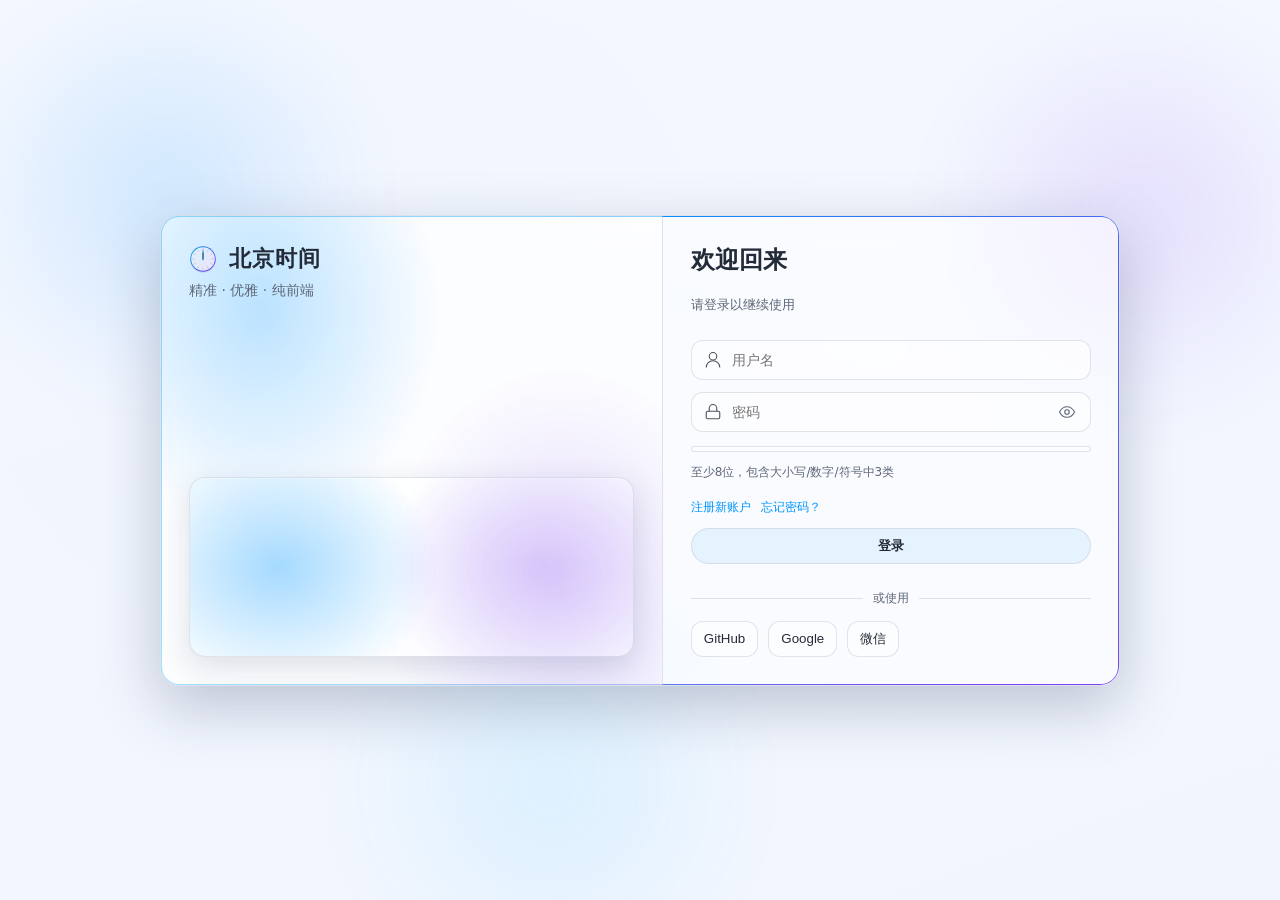
<file: index.html>
<!doctype html>
<html lang="zh-CN">
  <head>
    <meta charset="utf-8" />
    <meta name="viewport" content="width=device-width, initial-scale=1, viewport-fit=cover" />
    <meta name="color-scheme" content="light dark" />
    <title>北京时间 · 精准时钟</title>
    <meta name="description" content="一个优雅的北京时间展示页面，带加载动画与精美界面。" />
    <link rel="stylesheet" href="styles.css" />
    <link rel="icon" href="icons/logo.svg" type="image/svg+xml" />
    <link rel="mask-icon" href="icons/logo.svg" color="#0ea5e9" />
    <link rel="manifest" href="manifest.webmanifest" />
    <meta name="theme-color" content="#1d4ed8" />
  </head>
  <body>
    <div id="loader" class="loader" aria-live="polite" aria-busy="true">
      <div class="spinner" aria-hidden="true"></div>
      <div class="loading-text">加载中 · 同步北京时间…</div>
    </div>

    <main id="app" class="app hidden">
      <header class="topbar">
        <div class="brand" aria-label="站点标题">
          <img class="logo" src="icons/logo.svg" alt="" />
          <span class="title">北京时间</span>
        </div>
        <nav class="nav-links">
          <a href="index.html">首页</a>
          <a href="world.html">世界时钟</a>
          <a href="stopwatch.html">秒表</a>
          <a href="alarms.html">多闹钟</a>
          <a href="ai.html">AI</a>
          <a href="settings.html">设置</a>
        </nav>
      </header>

      <section class="clock-card glass" aria-label="时钟">
        <div class="digital" aria-live="polite">
          <span id="hour" class="num">00</span>
          <span class="sep" aria-hidden="true">:</span>
          <span id="minute" class="num">00</span>
          <span class="sep" aria-hidden="true">:</span>
          <span id="second" class="num">00</span>
          <span id="ms" class="ms">000</span>
        </div>

        <div class="date-line"><span id="dateText">0000年01月01日 星期一</span></div>

        <div class="analog" id="analog" aria-hidden="true">
          <div class="ticks" id="ticks"></div>
          <div class="hand hour" id="hourHand"></div>
          <div class="hand minute" id="minuteHand"></div>
          <div class="hand second" id="secondHand"></div>
          <div class="center-dot"></div>
        </div>

        <div class="meta-grid">
          <div class="meta" id="calStatus" title="网络授时校准状态">校准中…</div>
          <div class="meta" id="lunarText" title="农历信息">农历计算中…</div>
          <div class="meta" id="termText" title="二十四节气">节气计算中…</div>
          <div class="meta" id="sunText" title="日出与日落">日出/日落 计算中…</div>
          <div class="meta" id="moonText" title="月相与照度">月相计算中…</div>
          <div class="meta" id="festText" title="节日提示">节日计算中…</div>
          <div class="meta" id="offsetWrap" title="偏移历史">
            <span style="display:inline-block;margin-bottom:4px;color:inherit">偏移历史</span>
            <svg id="offsetSpark" width="100%" height="30" viewBox="0 0 200 30" preserveAspectRatio="none"></svg>
          </div>
        </div>

        <div class="controls glass">
          <div class="ctrl-row">
            <button id="toggleSound" class="btn" aria-pressed="false">报时音 关</button>
            <button id="calibrateNow" class="btn">立即校准</button>
            <button id="toggleSaver" class="btn">屏保</button>
            <button id="copyTime" class="btn ghost">复制时间</button>
            <button id="genPoster" class="btn ghost">生成海报</button>
          </div>
          <div class="ctrl-row">
            <label class="field">闹钟
              <input id="alarmTime" type="time" step="60" />
            </label>
            <button id="setAlarm" class="btn">设置闹钟</button>
            <button id="clearAlarm" class="btn ghost">清除</button>
            <span id="alarmStatus" class="hint">未设置</span>
          </div>
          <div class="ctrl-row wrap">
            <label class="field">倒计时
              <input id="cdMin" type="number" min="0" max="999" step="1" value="25" /> 分
              <input id="cdSec" type="number" min="0" max="59" step="1" value="0" /> 秒
            </label>
            <button id="startCountdown" class="btn">开始</button>
            <button id="pauseCountdown" class="btn ghost">暂停</button>
            <button id="resetCountdown" class="btn ghost">重置</button>
            <span id="cdStatus" class="hint">未启动</span>
          </div>
        </div>

        <div class="subline">精准展示中国北京时间（Asia/Shanghai），支持网络授时校准与扩展功能</div>
      </section>

      <footer class="footer"><span>设计良好 · 响应迅速 · 纯前端</span></footer>
    </main>

    <div id="saver" class="saver hidden" aria-hidden="true">
      <div class="saver-time" id="saverTime">00:00:00</div>
      <div class="saver-date" id="saverDate">0000-00-00</div>
    </div>

    <script src="guard.js" defer></script>
    <script src="script.js" defer></script>
    <script src="auth.js" defer></script>
    <script src="advanced.js" defer></script>
  </body>
  </html>
</file>
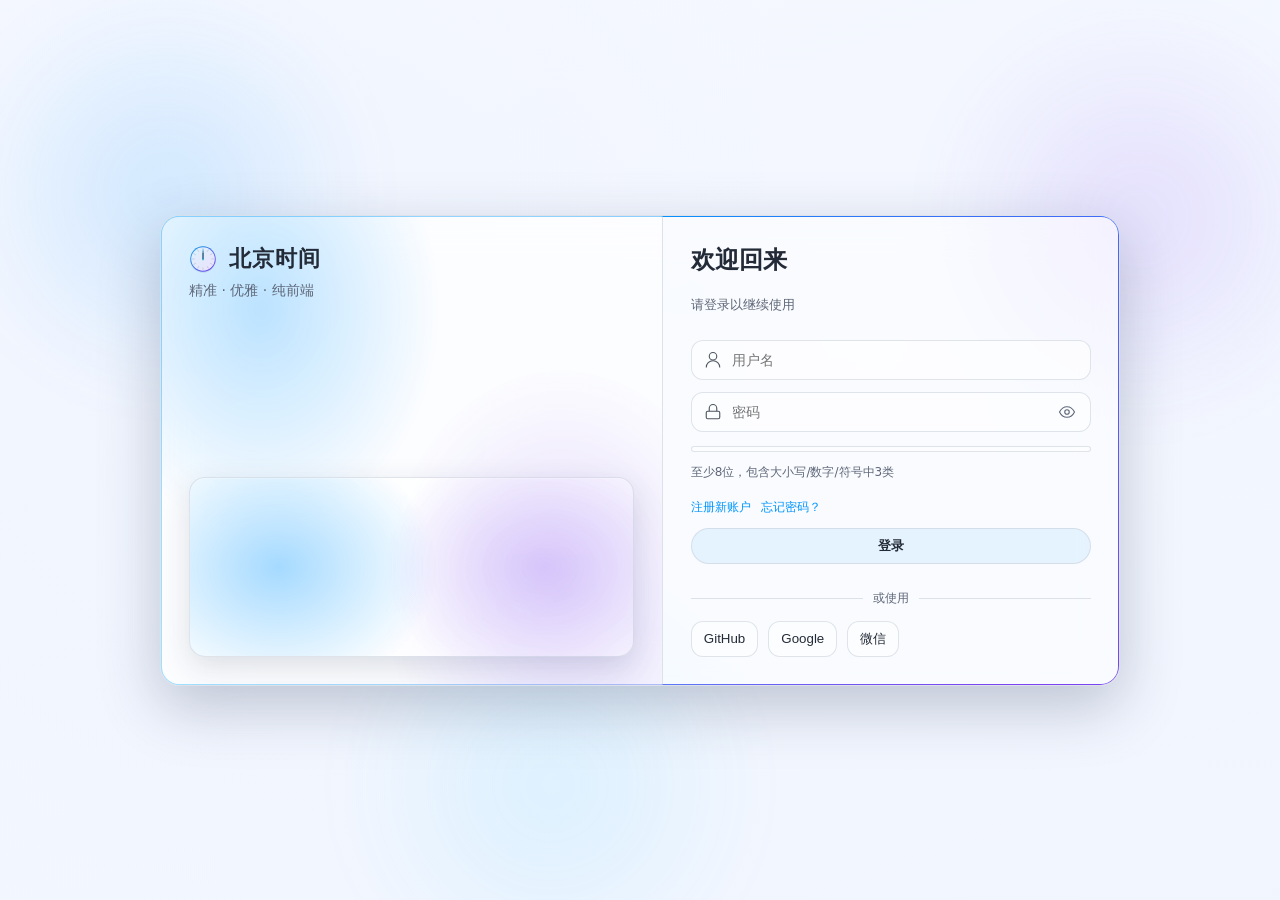
<file: admin.html>
<!doctype html>
<html lang="zh-CN">
  <head>
    <meta charset="utf-8" />
    <meta name="viewport" content="width=device-width, initial-scale=1" />
    <title>后台 · 北京时间</title>
    <link rel="stylesheet" href="styles.css" />
    <link rel="icon" href="icons/logo.svg" type="image/svg+xml" />
  </head>
  <body>
    <main class="app" style="opacity:1;filter:none;transform:none">
      <header class="topbar">
        <div class="brand"><img class="logo" src="icons/logo.svg" alt="" /><span class="title">后台</span></div>
        <nav class="nav-links">
          <a href="index.html">首页</a>
          <a href="profile.html">资料</a>
        </nav>
      </header>

      <section class="glass" style="padding:14px;border-radius:16px;max-width:1080px;margin:0 auto;">
        <h2 style="margin:0 0 12px 0">用户管理（演示）</h2>
        <div class="admin-stats">
          <div class="stat-card"><div class="num" id="stTotal">0</div><div class="lbl">用户总数</div></div>
          <div class="stat-card"><div class="num" id="stAdmins">0</div><div class="lbl">管理员</div></div>
          <div class="stat-card"><div class="num" id="stActive">0</div><div class="lbl">7天活跃</div></div>
        </div>
        <div class="admin-toolbar">
          <input id="admSearch" class="input-like" type="search" placeholder="搜索用户名/邮箱" />
          <select id="admRole">
            <option value="all">全部角色</option>
            <option value="admin">管理员</option>
            <option value="user">普通用户</option>
          </select>
          <select id="admSort">
            <option value="created_desc">按创建时间</option>
            <option value="name_asc">按名称</option>
            <option value="login_desc">按最近登录</option>
          </select>
          <select id="admPageSize">
            <option value="10">每页 10</option>
            <option value="20">每页 20</option>
            <option value="50">每页 50</option>
          </select>
          <button id="admPrev" class="btn ghost">上一页</button>
          <span id="admPageInfo" class="tag">1 / 1</span>
          <button id="admNext" class="btn ghost">下一页</button>
          <span style="flex:1"></span>
          <select id="admMode">
            <option value="local">本地存储</option>
            <option value="server">服务端API</option>
          </select>
          <input id="admApi" class="input-like" placeholder="API Base (例如 https://api.example.com)" style="width:260px" />
          <button id="admSelAll" class="btn ghost">全选</button>
          <button id="admSelNone" class="btn ghost">清除选择</button>
          <button id="admBulkAdmin" class="btn ghost">批量设为管理员</button>
          <button id="admBulkUser" class="btn ghost">批量降级</button>
          <button id="admBulkEnable" class="btn ghost">批量启用</button>
          <button id="admBulkDisable" class="btn ghost">批量禁用</button>
          <button id="admBulkCode" class="btn ghost">批量发验证码</button>
          <button id="admBulkDel" class="btn ghost danger">批量删除</button>
          <button id="admAdd" class="btn primary">新增用户</button>
          <button id="admExport" class="btn ghost">导出</button>
          <button id="admImport" class="btn ghost">导入</button>
          <input id="admFile" type="file" accept="application/json" style="display:none" />
        </div>
        <div id="admList" class="world-list"></div>
      </section>

      <section class="glass" style="padding:14px;border-radius:16px;max-width:1080px;margin:16px auto 0;">
        <h2 style="margin:0 0 12px 0">趋势</h2>
        <div class="admin-stats">
          <div class="stat-card"><div class="lbl">近14天注册</div><svg id="chReg" class="spark" viewBox="0 0 200 46" preserveAspectRatio="none"></svg></div>
          <div class="stat-card"><div class="lbl">近14天登录</div><svg id="chLog" class="spark" viewBox="0 0 200 46" preserveAspectRatio="none"></svg></div>
          <div class="stat-card"><div class="lbl">近4周注册</div><svg id="chRegW" class="spark" viewBox="0 0 200 46" preserveAspectRatio="none"></svg></div>
          <div class="stat-card"><div class="lbl">转化漏斗</div><svg id="chFunnel" class="spark" viewBox="0 0 200 46" preserveAspectRatio="none"></svg></div>
        </div>
      </section>

      <section class="glass" style="padding:14px;border-radius:16px;max-width:1080px;margin:16px auto 0;">
        <h2 style="margin:0 0 12px 0">智能机器人服务（演示）</h2>
        <div class="subline">说明：用户在“忘记密码”页面提交后会生成验证码。向机器人发送注册邮箱（或用户名），机器人将回复验证码（30分钟有效）。</div>
        <div id="bot" style="display:grid;gap:8px;margin-top:10px;">
          <div id="botLog" class="world-list" style="max-height:240px;overflow:auto;"></div>
          <div style="display:flex;gap:8px;">
            <input id="botMsg" type="text" placeholder="发送消息（输入用户邮箱或用户名）" style="flex:1;border:1px solid hsl(var(--border));background:hsl(var(--glass));color:hsl(var(--text));border-radius:10px;padding:8px 10px;" />
            <button id="botSend" class="btn">发送</button>
          </div>
        </div>
      </section>

      <section class="glass" style="padding:14px;border-radius:16px;max-width:1080px;margin:16px auto 0;">
        <h2 style="margin:0 0 12px 0">审计日志</h2>
        <div class="admin-toolbar">
          <select id="auditFilter">
            <option value="all">全部</option>
            <option value="新增用户">新增用户</option>
            <option value="编辑用户">编辑用户</option>
            <option value="删除用户">删除用户</option>
            <option value="升级为管理员">升级为管理员</option>
            <option value="降级为用户">降级为用户</option>
            <option value="禁用账户">禁用账户</option>
            <option value="启用账户">启用账户</option>
            <option value="批量发送验证码">批量发送验证码</option>
            <option value="批量删除">批量删除</option>
            <option value="批量设为管理员">批量设为管理员</option>
            <option value="批量降级">批量降级</option>
            <option value="批量启用">批量启用</option>
            <option value="批量禁用">批量禁用</option>
            <option value="导入用户">导入用户</option>
            <option value="生成验证码">生成验证码</option>
          </select>
          <span style="flex:1"></span>
          <button id="auditExport" class="btn ghost">导出日志</button>
          <button id="auditClear" class="btn ghost danger">清空日志</button>
        </div>
        <div id="auditList" class="world-list"></div>
      </section>

      <!-- User Modal -->
      <div id="userModal" class="modal" aria-hidden="true" role="dialog">
        <div class="modal-card">
          <h3 id="umTitle" style="margin:0">新增用户</h3>
          <form id="umForm" class="settings-body">
            <input type="hidden" id="umIndex" />
            <label class="setting-item">用户名
              <input id="umUser" type="text" required />
            </label>
            <label class="setting-item">邮箱
              <input id="umEmail" type="email" />
            </label>
            <label class="setting-item">角色
              <select id="umRole">
                <option value="user">普通用户</option>
                <option value="admin">管理员</option>
              </select>
            </label>
          </form>
          <div id="umHint" class="hint"></div>
          <div class="modal-actions">
            <button id="umCancel" class="btn ghost">取消</button>
            <button id="umSave" class="btn primary">保存</button>
          </div>
        </div>
      </div>
    </main>
    <script src="guard.js" defer></script>
    <script src="auth-effects.js" defer></script>
    <script>
      const USERS_KEY='auth_users_v1'; const CUR_KEY='auth_current_v1'; const RESET_KEY='auth_resets_v1'; const AUDIT_KEY='admin_audit_v1';
      const qs=(id)=>document.getElementById(id);
      function loadUsers(){ try{ return JSON.parse(localStorage.getItem(USERS_KEY)||'[]'); }catch{ return []; } }
      function saveUsers(arr){ try{ localStorage.setItem(USERS_KEY, JSON.stringify(arr)); }catch{} }
      function cur(){ try{ return JSON.parse(localStorage.getItem(CUR_KEY)||'null'); }catch{ return null; } }
      function loadResets(){ try{ return JSON.parse(localStorage.getItem(RESET_KEY)||'[]'); }catch{ return []; } }
      function saveResets(arr){ try{ localStorage.setItem(RESET_KEY, JSON.stringify(arr)); }catch{} }
      function genCode(){ return Math.floor(100000 + Math.random()*900000).toString(); }
      function loadAudit(){ try{ return JSON.parse(localStorage.getItem(AUDIT_KEY)||'[]'); }catch{ return []; } }
      function saveAudit(arr){ try{ localStorage.setItem(AUDIT_KEY, JSON.stringify(arr)); }catch{} }
      function addAudit(action, targets){ const a=loadAudit(); a.unshift({ ts: Date.now(), actor: (cur()?.username)||'-', action, targets }); while(a.length>200) a.pop(); saveAudit(a); renderAudit(); }

      const me = cur(); if(!me){ location.href='login.html?next='+encodeURIComponent(location.pathname); }
      const users = loadUsers(); const meUser=users.find(x=>x.username===me?.username);
      if(!meUser || meUser.role!=='admin'){ alert('需要管理员权限'); location.href='index.html'; }

      const list=qs('admList'); const fSearch=qs('admSearch'); const fRole=qs('admRole'); const fSort=qs('admSort');
      const fPageSize=qs('admPageSize'); const pageInfo=qs('admPageInfo'); const btnPrev=qs('admPrev'); const btnNext=qs('admNext');
      const modeSel=qs('admMode'); const apiInp=qs('admApi');
      const stTotal=qs('stTotal'), stAdmins=qs('stAdmins'), stActive=qs('stActive');
      let selected = new Set(); let page=1;

      function fmtDate(ts){ if(!ts) return '-'; const d=Date.now()-ts; const min=60e3,h=60*min,day=24*h; if(d<min) return '刚刚'; if(d<h) return Math.floor(d/min)+' 分钟前'; if(d<day) return Math.floor(d/h)+' 小时前'; if(d<14*day) return Math.floor(d/day)+' 天前'; const dt=new Date(ts); return dt.getFullYear()+'-'+String(dt.getMonth()+1).padStart(2,'0')+'-'+String(dt.getDate()).padStart(2,'0'); }
      function applyFilters(arr){ const q=(fSearch.value||'').trim().toLowerCase(); let out=arr.filter(u=>!q || u.username.toLowerCase().includes(q) || (u.email||'').toLowerCase().includes(q)); if(fRole.value!=='all'){ out = out.filter(u=> (u.role||'user')===fRole.value ); } const mode=fSort.value; out.sort((a,b)=>{ if(mode==='name_asc'){ return a.username.localeCompare(b.username,'zh'); } if(mode==='login_desc'){ return (b.lastLogin||0)-(a.lastLogin||0); } return (b.createdAt||0)-(a.createdAt||0); }); return out; }
      function pageSlice(arr){ const ps=parseInt(fPageSize.value||'10',10); const total=Math.max(1, Math.ceil(arr.length/ps)); if(page>total) page=total; if(page<1) page=1; pageInfo.textContent = page+' / '+total; btnPrev.disabled = page<=1; btnNext.disabled = page>=total; const start=(page-1)*ps; return arr.slice(start, start+ps); }
      function renderStats(){ stTotal.textContent=users.length; stAdmins.textContent=users.filter(u=>u.role==='admin').length; const seven=Date.now()-7*24*60*60*1000; stActive.textContent=users.filter(u=> (u.lastLogin||0)>=seven ).length; }
      function rowCheckbox(u){ const cb=document.createElement('input'); cb.type='checkbox'; cb.checked=selected.has(u.username); cb.onchange=()=>{ if(cb.checked) selected.add(u.username); else selected.delete(u.username); }; return cb; }
      function render(){ list.innerHTML=''; renderStats(); pageSlice(applyFilters(users)).forEach((x)=>{ const row=document.createElement('div'); row.className='world-item user-row';
        const left=document.createElement('div'); left.appendChild(rowCheckbox(x)); const meta=document.createElement('div'); meta.style.marginLeft='8px'; meta.innerHTML=`<div class="w-title">${x.username} ${x.role==='admin'?'<span class="chip admin">管理员</span>':'<span class="chip">用户</span>'} ${x.disabled?'<span class="chip disabled">已禁用</span>':''}</div><div class="subline">创建：${fmtDate(x.createdAt)} · 最近登录：${fmtDate(x.lastLogin)}</div>`; left.style.display='flex'; left.style.alignItems='center'; left.appendChild(meta);
        const mail=document.createElement('div'); mail.innerHTML = x.email?`<span class="tag" title="点击修改邮箱">${x.email}</span>`:'<span class="tag" title="点击设置邮箱">（无邮箱）</span>'; mail.addEventListener('click', ()=>{ const nv=prompt('修改邮箱', x.email||''); if(nv===null) return; x.email=(nv||'').trim(); saveUsers(users); addAudit('编辑用户',[x.username+' · 邮箱']); render(); });
        const act=document.createElement('div'); act.className='user-actions';
        const btnEdit=document.createElement('button'); btnEdit.className='btn ghost'; btnEdit.textContent='编辑'; btnEdit.onclick=()=>openEdit(users.findIndex(u=>u.username===x.username));
        const btnRole=document.createElement('button'); btnRole.className='btn ghost'; btnRole.textContent= x.role==='admin'?'降级':'升级为管理员'; btnRole.onclick=()=>{ x.role = x.role==='admin'?'user':'admin'; saveUsers(users); addAudit(x.role==='admin'?'升级为管理员':'降级为用户',[x.username]); render(); };
        const btnEnable=document.createElement('button'); btnEnable.className='btn ghost'; btnEnable.textContent= x.disabled?'启用':'禁用'; btnEnable.onclick=()=>{ x.disabled=!x.disabled; saveUsers(users); addAudit(x.disabled?'禁用账户':'启用账户',[x.username]); render(); };
        const btnCode=document.createElement('button'); btnCode.className='btn ghost'; btnCode.textContent='发验证码'; btnCode.onclick=()=>{ const code=genCode(); const exp=Date.now()+30*60*1000; let ll=loadResets().filter(r=>r.username!==x.username); ll.push({ username:x.username, email:x.email||'', code, exp }); saveResets(ll); addAudit('生成验证码',[x.username]); alert('已为 '+x.username+' 生成验证码：'+code); };
        const btnDel=document.createElement('button'); btnDel.className='btn ghost danger'; btnDel.textContent='删除'; btnDel.onclick=()=>{ if(confirm('删除用户 '+x.username+'？')){ const i=users.findIndex(u=>u.username===x.username); if(i>=0) users.splice(i,1); saveUsers(users); addAudit('删除用户',[x.username]); render(); } };
        act.appendChild(btnEdit); act.appendChild(btnRole); act.appendChild(btnEnable); act.appendChild(btnCode); act.appendChild(btnDel);
        row.appendChild(left); row.appendChild(mail); row.appendChild(act); list.appendChild(row); }); }
      fSearch.addEventListener('input', ()=>{ page=1; render(); }); fRole.addEventListener('change', ()=>{ page=1; render(); }); fSort.addEventListener('change', ()=>{ page=1; render(); }); fPageSize.addEventListener('change', ()=>{ page=1; render(); }); btnPrev.addEventListener('click', ()=>{ page=Math.max(1,page-1); render(); }); btnNext.addEventListener('click', ()=>{ page=page+1; render(); });
      // data source mode (stub)
      modeSel.value = localStorage.getItem('admin_mode')||'local'; apiInp.value = localStorage.getItem('api_base')||''; function applyMode(){ const server = (modeSel.value==='server'); const dis = (el)=>{ if(el) el.disabled = server; }; [qs('admAdd'), qs('admExport'), qs('admImport'), qs('admBulkAdmin'), qs('admBulkUser'), qs('admBulkEnable'), qs('admBulkDisable'), qs('admBulkCode'), qs('admBulkDel')].forEach(dis); localStorage.setItem('admin_mode', modeSel.value); localStorage.setItem('api_base', apiInp.value||''); }
      modeSel.addEventListener('change', applyMode); apiInp.addEventListener('change', applyMode); applyMode();

      // Modal helpers
      function openEdit(idx){ const m=qs('userModal'); const f=qs('umForm'); qs('umTitle').textContent = (idx==null?'新增用户':'编辑用户'); f.reset(); qs('umIndex').value = (idx==null?'-1':String(idx)); if(idx!=null){ const u=users[idx]; qs('umUser').value=u.username; qs('umEmail').value=u.email||''; qs('umRole').value=u.role||'user'; } m.classList.add('show'); }
      qs('admAdd').addEventListener('click', ()=>openEdit(null)); qs('umCancel').addEventListener('click', ()=>qs('userModal').classList.remove('show'));
      qs('umSave').addEventListener('click', async ()=>{
        const idx=parseInt(qs('umIndex').value||'-1',10); const name=(qs('umUser').value||'').trim(); const email=(qs('umEmail').value||'').trim(); const role=qs('umRole').value; const hint=qs('umHint'); hint.textContent=''; if(!name){ hint.textContent='用户名必填'; return; }
        if(idx<0){ if(users.find(u=>u.username.toLowerCase()===name.toLowerCase())){ hint.textContent='用户名已存在'; return; } const salt = (function(){ const a=new Uint8Array(16); crypto.getRandomValues(a); return Array.from(a).map(b=>b.toString(16).padStart(2,'0')).join(''); })();
          async function hashPw(pw, saltHex){ const te=new TextEncoder(); const hexToBytes=(hex)=>{ const arr=[]; for(let i=0;i<hex.length;i+=2) arr.push(parseInt(hex.slice(i,i+2),16)); return new Uint8Array(arr); }; const data = new Uint8Array([...hexToBytes(salt), ...te.encode(pw)]); const h = await crypto.subtle.digest('SHA-256', data); return Array.from(new Uint8Array(h)).map(b=>b.toString(16).padStart(2,'0')).join(''); }
          const temp = Math.random().toString(36).slice(2,10); const hash = await hashPw(temp, salt); users.push({ username:name, email, salt, hash, role, disabled:false, createdAt: Date.now(), nickname:'', avatar:'', loginCount:0, lastLogin:0 }); saveUsers(users); addAudit('新增用户',[name]); alert('已创建用户 '+name+'\n临时密码：'+temp);
        } else { const u=users[idx]; const old=u.username; u.username=name; u.email=email; u.role=role; saveUsers(users); addAudit('编辑用户',[old+' -> '+name]); }
        qs('userModal').classList.remove('show'); render();
      });

      // Export / Import
      qs('admExport').addEventListener('click', ()=>{ const blob = new Blob([JSON.stringify(users,null,2)], {type:'application/json'}); const url=URL.createObjectURL(blob); const a=document.createElement('a'); a.href=url; a.download='users.json'; document.body.appendChild(a); a.click(); setTimeout(()=>{ URL.revokeObjectURL(url); a.remove(); },0); });
      qs('admImport').addEventListener('click', ()=>qs('admFile').click());
      qs('admFile').addEventListener('change', (e)=>{ const f=e.target.files[0]; if(!f) return; const r=new FileReader(); r.onload=()=>{ try{ const arr=JSON.parse(r.result); if(!Array.isArray(arr)) throw new Error('格式错误'); if(!confirm('导入将覆盖现有用户列表，确定继续？')) return; localStorage.setItem(USERS_KEY, JSON.stringify(arr)); addAudit('导入用户',[arr.length+' 条']); location.reload(); }catch(err){ alert('导入失败：'+(err.message||err)); } }; r.readAsText(f); });

      // Bulk actions
      function selectedUsers(){ return users.filter(u=>selected.has(u.username)); }
      qs('admSelAll').addEventListener('click', ()=>{ users.forEach(u=>selected.add(u.username)); render(); });
      qs('admSelNone').addEventListener('click', ()=>{ selected.clear(); render(); });
      qs('admBulkAdmin').addEventListener('click', ()=>{ const arr=selectedUsers(); arr.forEach(u=>u.role='admin'); saveUsers(users); addAudit('批量设为管理员', arr.map(u=>u.username)); render(); });
      qs('admBulkUser').addEventListener('click', ()=>{ const arr=selectedUsers(); arr.forEach(u=>u.role='user'); saveUsers(users); addAudit('批量降级', arr.map(u=>u.username)); render(); });
      qs('admBulkEnable').addEventListener('click', ()=>{ const arr=selectedUsers(); arr.forEach(u=>u.disabled=false); saveUsers(users); addAudit('批量启用', arr.map(u=>u.username)); render(); });
      qs('admBulkDisable').addEventListener('click', ()=>{ const arr=selectedUsers(); arr.forEach(u=>u.disabled=true); saveUsers(users); addAudit('批量禁用', arr.map(u=>u.username)); render(); });
      qs('admBulkCode').addEventListener('click', ()=>{ const arr=selectedUsers(); if(arr.length===0) return; let ll=loadResets().filter(r=>!arr.some(u=>u.username===r.username)); const now=Date.now(); arr.forEach(u=>{ ll.push({ username:u.username, email:u.email||'', code:genCode(), exp: now+30*60*1000 }); }); saveResets(ll); addAudit('批量发送验证码', arr.map(u=>u.username)); alert('已为 '+arr.length+' 位用户生成验证码'); });
      qs('admBulkDel').addEventListener('click', ()=>{ const arr=selectedUsers(); if(arr.length===0) return; if(!confirm('确认删除选中的 '+arr.length+' 位用户？')) return; for(const u of arr){ const i=users.findIndex(x=>x.username===u.username); if(i>=0) users.splice(i,1); selected.delete(u.username); } saveUsers(users); addAudit('批量删除', arr.map(u=>u.username)); render(); });

      // Audit render
      function renderAudit(){ const box=qs('auditList'); const a=loadAudit(); const filter=(qs('auditFilter')?.value)||'all'; const arr = a.filter(x=> filter==='all' || x.action===filter ); box.innerHTML=''; arr.slice(0,100).forEach(item=>{ const row=document.createElement('div'); row.className='world-item'; const title=document.createElement('div'); title.className='w-title'; title.textContent=item.action; const meta=document.createElement('div'); meta.className='subline'; const date=new Date(item.ts); meta.textContent = date.toLocaleString()+' · '+(item.actor||'-')+' · '+(Array.isArray(item.targets)?item.targets.join(', '):''); row.appendChild(title); row.appendChild(meta); box.appendChild(row); }); }
      renderAudit();
      qs('auditFilter')?.addEventListener('change', renderAudit);
      qs('auditExport')?.addEventListener('click', ()=>{ const a=loadAudit(); const blob=new Blob([JSON.stringify(a,null,2)], {type:'application/json'}); const url=URL.createObjectURL(blob); const link=document.createElement('a'); link.href=url; link.download='audit.json'; document.body.appendChild(link); link.click(); setTimeout(()=>{ URL.revokeObjectURL(url); link.remove(); },0); });
      qs('auditClear')?.addEventListener('click', ()=>{ if(!confirm('确认清空审计日志？')) return; saveAudit([]); renderAudit(); });

      // Charts
      function lastNDays(n){ const arr=[]; const end=new Date(); end.setHours(0,0,0,0); for(let i=n-1;i>=0;i--){ const d=new Date(end); d.setDate(end.getDate()-i); arr.push(+d); } return arr; }
      function countByDay(arr, key){ const days=lastNDays(14); const map=new Map(days.map(t=>[t,0])); arr.forEach(u=>{ const t=u[key]; if(!t) return; const d=new Date(t); d.setHours(0,0,0,0); const k=+d; if(map.has(k)) map.set(k, map.get(k)+1); }); return days.map(t=>({t, v: map.get(t)})); }
      function spark(elId, data){ const svg=qs(elId); if(!svg) return; const w=200, h=46; const max=Math.max(1, ...data.map(d=>d.v)); const pts=data.map((d,i)=>{ const x=i*(w/(data.length-1)); const y=h - (d.v/max)*(h-8) - 4; return {x,y}; }); const d=pts.map((p,i)=> (i? 'L':'M')+p.x.toFixed(1)+','+p.y.toFixed(1)).join(' '); const area = `M0,${h} `+d+` L${w},${h} Z`; svg.innerHTML=`<path class="area" d="${area}"></path><path class="line" d="${d}"></path>`; }
      function bars(elId, data){ const svg=qs(elId); if(!svg) return; const w=200, h=46; const max=Math.max(1, ...data.map(d=>d.v)); const bw=Math.max(8, Math.floor((w-10)/data.length)-6); svg.innerHTML=''; data.forEach((d,i)=>{ const x=5 + i*((w-10)/data.length); const barH=(d.v/max)*(h-8); const y=h-barH-4; const r=document.createElementNS('http://www.w3.org/2000/svg','rect'); r.setAttribute('x',x.toFixed(1)); r.setAttribute('y',y.toFixed(1)); r.setAttribute('width',bw.toString()); r.setAttribute('height',barH.toFixed(1)); r.setAttribute('rx','3'); r.setAttribute('fill','hsl(205 90% 50% / .6)'); svg.appendChild(r); }); }
      function countByWeek(arr, key){ const end=new Date(); end.setHours(0,0,0,0); const weeks=[]; for(let i=3;i>=0;i--){ const wEnd=new Date(end); wEnd.setDate(end.getDate()-i*7); const wStart=new Date(wEnd); wStart.setDate(wEnd.getDate()-6); weeks.push({s:+wStart,e:+wEnd}); } return weeks.map(w=>({ t:w.e, v: arr.filter(u=>{ const t=u[key]; return t && t>=w.s && t<=w.e; }).length })); }
      spark('chReg', countByDay(users,'createdAt'));
      spark('chLog', countByDay(users,'lastLogin'));
      bars('chRegW', countByWeek(users,'createdAt'));
      (function(){ const all=users.length; const withEmail=users.filter(u=>u.email).length; const seven=Date.now()-7*24*60*60*1000; const active=users.filter(u=>(u.lastLogin||0)>=seven).length; const data=[{v:all},{v:withEmail},{v:active}]; bars('chFunnel', data); })();

      // Robot service
      function addLog(role, text){ const log=document.getElementById('botLog'); const item=document.createElement('div'); item.className='world-item'; const name=document.createElement('div'); name.className='w-title'; name.textContent=role==='user'?'你':'机器人'; const content=document.createElement('div'); content.textContent=text; item.appendChild(name); item.appendChild(content); log.appendChild(item); log.scrollTop=log.scrollHeight; }
      document.getElementById('botSend').addEventListener('click', ()=>{
        const el=document.getElementById('botMsg'); const msg=(el.value||'').trim(); if(!msg) return; addLog('user', msg); el.value='';
        const target = users.find(x=>x.username.toLowerCase()===msg.toLowerCase() || (x.email||'').toLowerCase()===msg.toLowerCase());
        if(!target){ addLog('bot','未识别的用户，请提供注册邮箱或用户名。'); return; }
        const list=loadResets(); const item=list.find(x=>x.username===target.username && Date.now()<x.exp);
        if(!item){ addLog('bot','未找到有效验证码。请提醒用户在“忘记密码”里先生成验证码。'); return; }
        addLog('bot', '验证码：'+item.code+'（30分钟内有效）。请在“重置密码”页面输入验证码与新密码完成重置。');
      });
    </script>
  </body>
  </html>
</file>
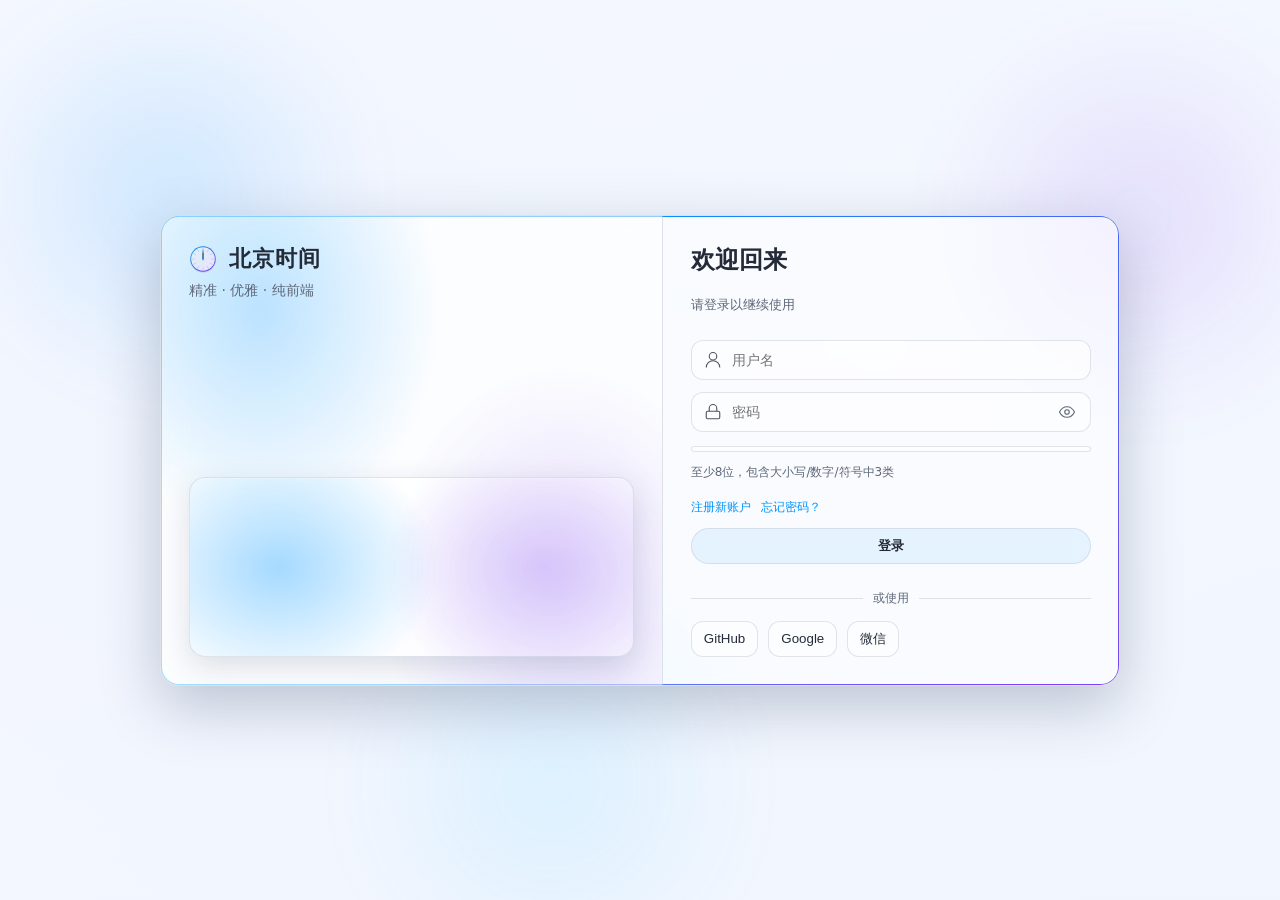
<file: ai.html>
<!doctype html>
<html lang="zh-CN">
  <head>
    <meta charset="utf-8" />
    <meta name="viewport" content="width=device-width, initial-scale=1" />
    <title>AI · 北京时间</title>
    <link rel="stylesheet" href="styles.css" />
    <link rel="icon" href="icons/logo.svg" type="image/svg+xml" />
    <link rel="mask-icon" href="icons/logo.svg" color="#0ea5e9" />
    <style>
      .chat { padding:14px; }
      .chat-messages { display:grid; gap:10px; padding:10px; border:1px solid hsl(var(--border)); border-radius:12px; background:hsl(var(--glass)); max-height:60vh; overflow:auto; }
      .msg { padding:10px 12px; border-radius:12px; line-height:1.6; }
      .msg.user { background:hsl(var(--accent)/0.12); justify-self:end; }
      .msg.ai { background:hsl(var(--glass)); border:1px solid hsl(var(--border)); }
      .msg .meta { display:flex; gap:8px; align-items:center; margin-bottom:6px; color:hsl(var(--muted)); font-size:12px; }
      .msg .body { color:hsl(var(--text)); }
      .msg .body pre { background: hsl(var(--bg-2)); border: 1px solid hsl(var(--border)); padding:10px; border-radius:10px; overflow:auto; }
      .msg .body code { font-family: ui-monospace, SFMono-Regular, Menlo, Consolas, monospace; font-size: 12px; }
      .msg .body p { margin: 8px 0; }
      .msg .actions { display:flex; gap:8px; justify-content:flex-end; margin-top:6px; }
      .chat-input { display:flex; gap:8px; margin-top:10px; }
      .chat-input textarea { flex:1; min-height:64px; resize:vertical; border:1px solid hsl(var(--border)); background:hsl(var(--glass)); color:hsl(var(--text)); border-radius:10px; padding:8px 10px; }
      .conf { display:flex; gap:10px; flex-wrap:wrap; align-items:center; margin-bottom:8px; color:hsl(var(--muted)); }
      .conf input[type="password"], .conf input[type="text"], .conf select { border:1px solid hsl(var(--border)); background:hsl(var(--glass)); color:hsl(var(--text)); border-radius:10px; padding:6px 10px; }
    </style>
  </head>
  <body>
    <main class="app" style="opacity:1;filter:none;transform:none">
      <header class="topbar">
        <div class="brand"><img class="logo" src="icons/logo.svg" alt="" /><span class="title">AI</span></div>
        <nav class="nav-links">
          <a href="index.html">首页</a>
          <a href="world.html">世界时钟</a>
          <a href="stopwatch.html">秒表</a>
          <a href="alarms.html">多闹钟</a>
          <a href="ai.html">AI</a>
          <a href="settings.html">设置</a>
        </nav>
      </header>

      <section class="glass chat">
        <div class="conf">
          <label>会话
            <select id="sessionSel"></select>
          </label>
          <button id="sessionAdd" class="btn">新建</button>
          <button id="sessionRename" class="btn ghost">重命名</button>
          <button id="sessionDel" class="btn ghost">删除</button>
          <button id="multiSelect" class="btn ghost">选择</button>
          <button id="multiCopy" class="btn ghost">复制所选</button>
          <button id="multiDel" class="btn ghost">删除所选</button>
        </div>

        <div class="conf">
          <label>模型
            <select id="aiModel">
              <option value="deepseek-chat">deepseek-chat</option>
              <option value="deepseek-coder">deepseek-coder</option>
            </select>
          </label>
          <label>API Key
            <input id="aiKey" type="password" placeholder="sk-...（仅保存在本机）" />
          </label>
          <button id="saveKey" class="btn">保存</button>
          <label>温度
            <input id="aiTemp" type="range" min="0" max="100" value="70" />
            <span id="aiTempVal" class="hint">0.70</span>
          </label>
          <label>显示
            <select id="aiRender">
              <option value="md">Markdown</option>
              <option value="raw">原文</option>
            </select>
          </label>
          <button id="clearChat" class="btn ghost">清空</button>
          <span class="hint">提示：浏览器直连会暴露密钥，生产建议走后端代理。</span>
        </div>

        <div class="conf">
          <label style="flex:1 1 100%">系统提示
            <textarea id="systemPrompt" placeholder="可选：为模型设置对话风格/约束" style="width:100%;min-height:60px"></textarea>
          </label>
          <button id="saveSys" class="btn">保存提示</button>
        </div>

        <div id="chatMessages" class="chat-messages"></div>
        <div class="chat-input">
          <textarea id="chatInput" placeholder="输入你的问题..."></textarea>
          <div style="display:flex;flex-direction:column;gap:8px">
            <button id="chatSend" class="btn">发送</button>
            <button id="chatSearch" class="btn ghost">联网搜索</button>
            <button id="chatStop" class="btn ghost">停止</button>
            <button id="chatRetry" class="btn ghost">重试</button>
            <div>
              <button id="chatExport" class="btn ghost">导出</button>
              <label class="btn">导入<input id="chatImport" type="file" accept="application/json" style="display:none" /></label>
            </div>
          </div>
        </div>
      </section>

      <style>
        .msg.selecting { outline: 2px dashed hsl(var(--accent) / 0.5); }
        .msg .select-box { margin-right:8px; }
        .msg .code-copy { position:absolute; top:6px; right:6px; font-size:12px; padding:4px 8px; border:1px solid hsl(var(--border)); background:hsl(var(--glass)); border-radius:8px; cursor:pointer; }
        .msg .code-wrap { position:relative; }
        /* 简易高亮 */
        .tok-key { color:#2563eb; font-weight:600; }
        .tok-str { color:#16a34a; }
        .tok-com { color:#6b7280; font-style:italic; }
        .tok-num { color:#a855f7; }
        .tok-tag { color:#dc2626; }
        .tok-attr{ color:#0ea5e9; }
        .tok-pnc { color:#64748b; }
        .msg .body img { max-width:100%; height:auto; border-radius:10px; border:1px solid hsl(var(--border)); }
        .msg .body table { border-collapse: collapse; width:100%; overflow:auto; display:block; }
        .msg .body th, .msg .body td { border:1px solid hsl(var(--border)); padding:6px 8px; }
        .msg .body thead { background:hsl(var(--bg-2)); }
      </style>

      <footer class="footer"><span>DeepSeek API 直连（试验性质）</span></footer>
    </main>

    <script src="guard.js" defer></script>
    <script src="advanced.js" defer></script>
    <script src="auth.js" defer></script>
    <script src="ai.js" defer></script>
  </body>
  </html>
</file>
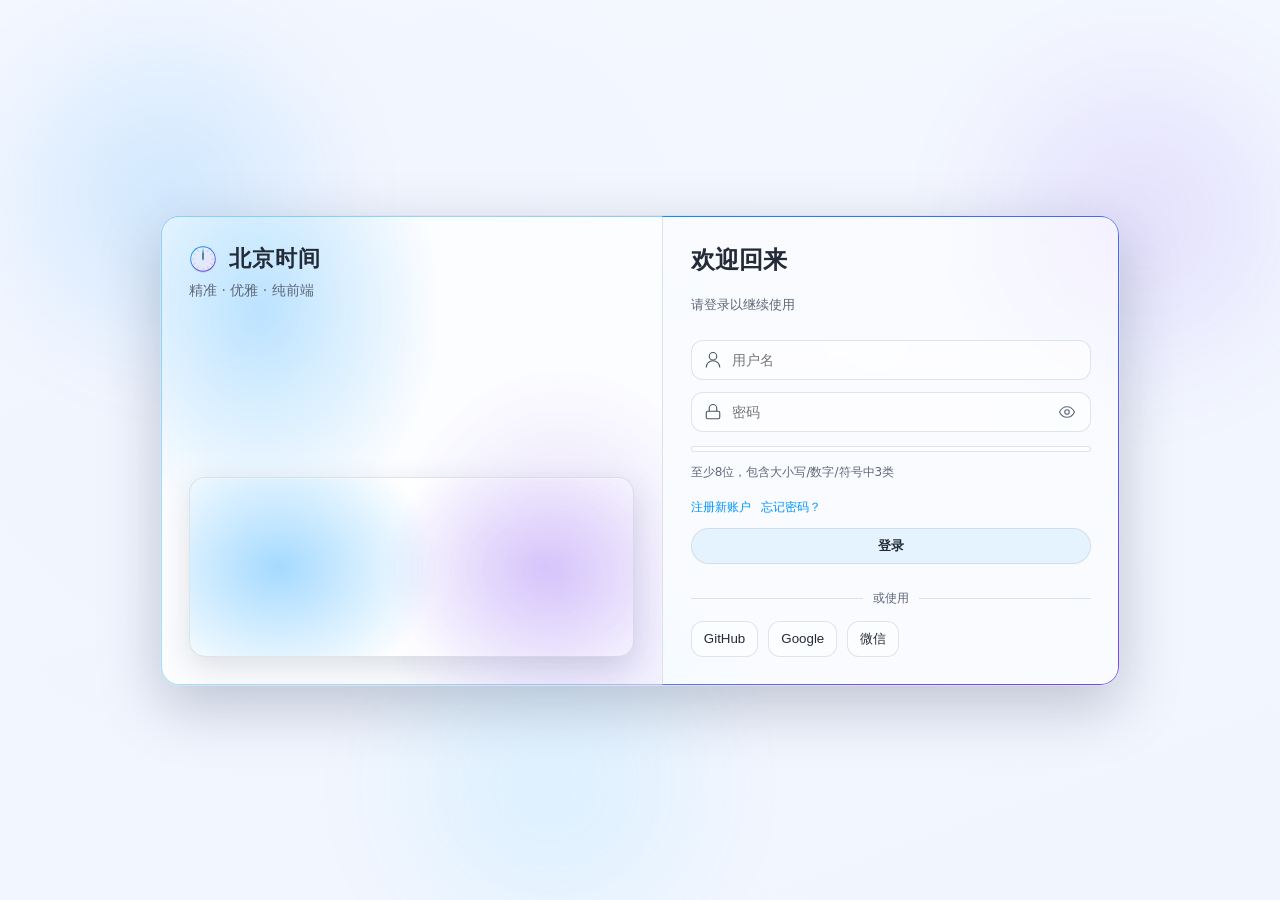
<file: alarms.html>
<!doctype html>
<html lang="zh-CN">
  <head>
    <meta charset="utf-8" />
    <meta name="viewport" content="width=device-width, initial-scale=1" />
    <title>多闹钟 · 北京时间</title>
    <link rel="stylesheet" href="styles.css" />
    <link rel="icon" href="icons/logo.svg" type="image/svg+xml" />
    <link rel="mask-icon" href="icons/logo.svg" color="#0ea5e9" />
  </head>
  <body>
    <main class="app" style="opacity:1;filter:none;transform:none">
      <header class="topbar">
        <div class="brand"><img class="logo" src="icons/logo.svg" alt="" /><span class="title">多闹钟</span></div>
        <nav class="nav-links">
          <a href="index.html">首页</a>
          <a href="world.html">世界时钟</a>
          <a href="stopwatch.html">秒表</a>
          <a href="ai.html">AI</a>
          <a href="settings.html">设置</a>
        </nav>
      </header>

      <section class="alarms glass">
        <header class="sw-h">多闹钟</header>
        <div class="ctrl-row wrap">
          <input id="alarmLabel" type="text" placeholder="备注（可选）" />
          <input id="alarmTime2" type="time" step="60" />
          <label>重复
            <select id="repeatMode">
              <option value="once">一次</option>
              <option value="daily">每天</option>
              <option value="weekdays">工作日</option>
              <option value="weekly">自定义周</option>
            </select>
          </label>
          <div class="weekday" id="weekdayRow" style="display:none">
            <label><input type="checkbox" data-wd="1" /> 周一</label>
            <label><input type="checkbox" data-wd="2" /> 周二</label>
            <label><input type="checkbox" data-wd="3" /> 周三</label>
            <label><input type="checkbox" data-wd="4" /> 周四</label>
            <label><input type="checkbox" data-wd="5" /> 周五</label>
            <label><input type="checkbox" data-wd="6" /> 周六</label>
            <label><input type="checkbox" data-wd="0" /> 周日</label>
          </div>
          <label>铃声
            <select id="ringSelect">
              <option value="soft">柔和</option>
              <option value="bright">清脆</option>
              <option value="bell">钟声</option>
              <option value="url">自定义URL</option>
            </select>
          </label>
          <input id="ringUrl" type="text" placeholder="https://example.com/alarm.mp3 (可选)" style="min-width:240px" />
          <button id="testRing" class="btn">测试铃声</button>
          <button id="addAlarm" class="btn">添加</button>
        </div>
        <div id="alarmsList" class="world-list"></div>
      </section>

      <footer class="footer"><span>支持每天/工作日/一次性闹钟</span></footer>
    </main>

    <script src="guard.js" defer></script>
    <script src="advanced.js" defer></script>
    <script src="auth.js" defer></script>
  </body>
  </html>
</file>
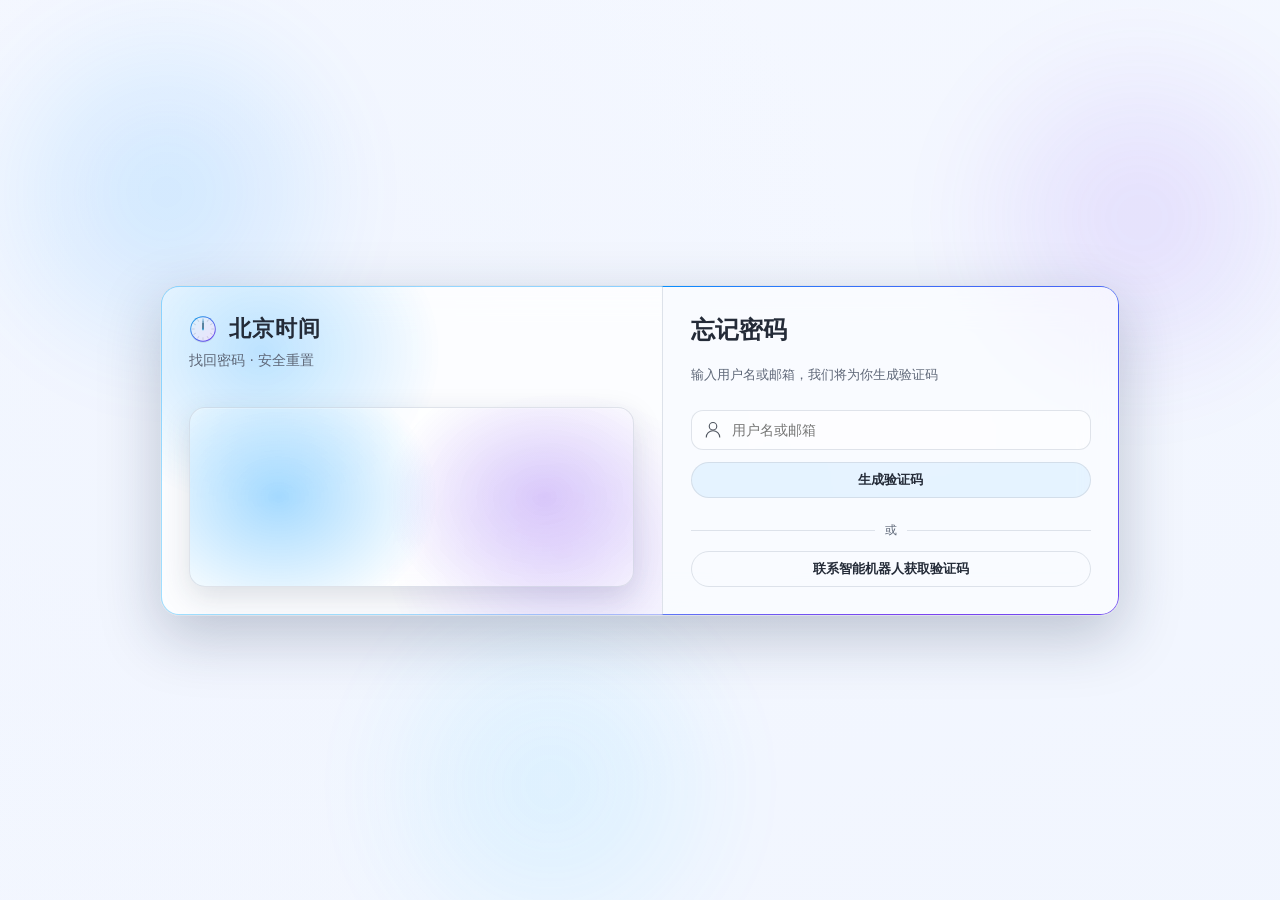
<file: forgot.html>
<!doctype html>
<html lang="zh-CN">
  <head>
    <meta charset="utf-8" />
    <meta name="viewport" content="width=device-width, initial-scale=1" />
    <title>忘记密码 · 北京时间</title>
    <link rel="stylesheet" href="styles.css" />
    <link rel="icon" href="icons/logo.svg" type="image/svg+xml" />
  </head>
  <body class="auth-page">
    <div class="bg-orbs"><span class="orb o1"></span><span class="orb o2"></span><span class="orb o3"></span></div>
    <div class="auth-card effect-border">
      <div class="auth-side">
        <div>
          <div class="auth-brand"><img src="icons/logo.svg" alt="" /><div class="auth-title">北京时间</div></div>
          <div class="auth-desc">找回密码 · 安全重置</div>
        </div>
        <div class="auth-illus"></div>
      </div>
      <div class="auth-form">
        <h2>忘记密码</h2>
        <div class="sub">输入用户名或邮箱，我们将为你生成验证码</div>
        <form id="fgForm" class="form" style="display:grid;gap:12px;margin-top:12px">
          <label class="input">
            <svg class="input-icon" viewBox="0 0 24 24" fill="none" xmlns="http://www.w3.org/2000/svg"><path d="M12 12a5 5 0 1 0 0-10 5 5 0 0 0 0 10Z" stroke="currentColor" stroke-width="1.5"/><path d="M21 22a9 9 0 1 0-18 0" stroke="currentColor" stroke-width="1.5"/></svg>
            <input id="fgIdent" type="text" placeholder="用户名或邮箱" required />
          </label>
          <button type="submit" class="btn">生成验证码</button>
          <div id="fgHint" class="hint"></div>
          <div class="divider">或</div>
          <button id="robotBtn" type="button" class="btn ghost">联系智能机器人获取验证码</button>
        </form>
      </div>
    </div>
    <script src="auth-effects.js" defer></script>
    <script>
      const USERS_KEY='auth_users_v1'; const RESET_KEY='auth_resets_v1';
      function loadUsers(){ try{ return JSON.parse(localStorage.getItem(USERS_KEY)||'[]'); }catch{ return []; } }
      function saveResets(arr){ try{ localStorage.setItem(RESET_KEY, JSON.stringify(arr)); }catch{} }
      function loadResets(){ try{ return JSON.parse(localStorage.getItem(RESET_KEY)||'[]'); }catch{ return []; } }
      function genCode(){ return Math.floor(100000 + Math.random()*900000).toString(); }
      const form=document.getElementById('fgForm');
      form.addEventListener('submit',(e)=>{
        e.preventDefault(); const ident=document.getElementById('fgIdent').value.trim(); const hint=document.getElementById('fgHint');
        const idWrap=document.getElementById('fgIdent').closest('.input'); idWrap && idWrap.classList.remove('error'); hint.textContent=''; hint.classList.remove('warn');
        const users=loadUsers(); const u = users.find(x=>x.username.toLowerCase()===ident.toLowerCase() || (x.email||'').toLowerCase()===ident.toLowerCase());
        if(!u){ hint.textContent='未找到该用户'; idWrap && idWrap.classList.add('error'); hint.classList.add('warn'); return; }
        const code = genCode(); const exp=Date.now()+30*60*1000; // 30分钟
        let list=loadResets();
        // remove existing for this user
        list = list.filter(x=>x.username!==u.username);
        list.push({ username:u.username, email:u.email||'', code, exp }); saveResets(list);
        hint.textContent='验证码已生成：请联系智能机器人（发送注册邮箱）以获取验证码，然后前往重置页输入验证码完成重置。';
        try{ if(typeof window.playLoginSuccess==='function'){ window.playLoginSuccess(); } }catch{}
      });

      // Simple robot simulation for demo
      document.getElementById('robotBtn').addEventListener('click', ()=>{
        const ident = prompt('发送给智能机器人：请输入注册邮箱（或用户名）'); if(!ident) return;
        const users=loadUsers(); const u = users.find(x=>x.username.toLowerCase()===ident.toLowerCase() || (x.email||'').toLowerCase()===ident.toLowerCase());
        const list=loadResets(); const item = u ? list.find(x=>x.username===u.username && Date.now()<x.exp) : null;
        if(!item){ alert('机器人：未找到有效验证码，请先在本页生成或稍后再试。'); return; }
        alert('机器人：您的验证码是 ' + item.code + '，请在重置页面输入完成重置。');
        location.href='reset.html';
      });
    </script>
  </body>
  </html>
</file>
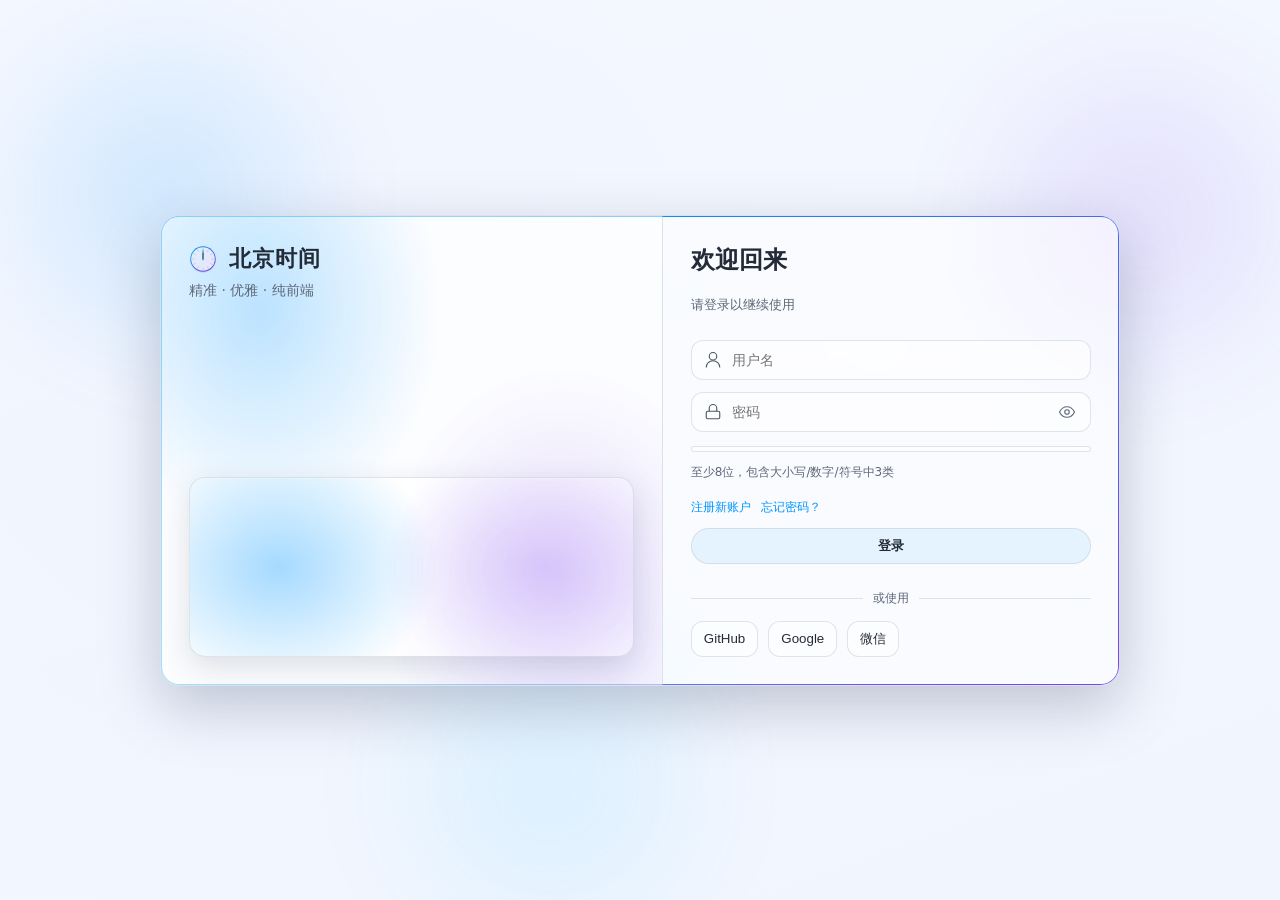
<file: login.html>
<!doctype html>
<html lang="zh-CN">
  <head>
    <meta charset="utf-8" />
    <meta name="viewport" content="width=device-width, initial-scale=1" />
    <title>登录 · 北京时间</title>
    <link rel="stylesheet" href="styles.css" />
    <link rel="icon" href="icons/logo.svg" type="image/svg+xml" />
  </head>
  <body class="auth-page">
    <div class="bg-orbs"><span class="orb o1"></span><span class="orb o2"></span><span class="orb o3"></span></div>
    <div class="auth-card effect-border">
      <div class="auth-side">
        <div>
          <div class="auth-brand"><img src="icons/logo.svg" alt="" /><div class="auth-title">北京时间</div></div>
          <div class="auth-desc">精准 · 优雅 · 纯前端</div>
        </div>
        <div class="auth-illus"></div>
      </div>
      <div class="auth-form">
        <h2>欢迎回来</h2>
        <div class="sub">请登录以继续使用</div>
        <form id="loginForm" class="form" style="display:grid;gap:12px;margin-top:12px">
          <label class="input">
            <svg class="input-icon" viewBox="0 0 24 24" fill="none" xmlns="http://www.w3.org/2000/svg"><path d="M12 12a5 5 0 1 0 0-10 5 5 0 0 0 0 10Z" stroke="currentColor" stroke-width="1.5"/><path d="M21 22a9 9 0 1 0-18 0" stroke="currentColor" stroke-width="1.5"/></svg>
            <input id="loginUser" type="text" placeholder="用户名" required />
          </label>
          <label class="input">
            <svg class="input-icon" viewBox="0 0 24 24" fill="none" xmlns="http://www.w3.org/2000/svg"><rect x="3" y="11" width="18" height="10" rx="2" stroke="currentColor" stroke-width="1.5"/><path d="M7 11V7a5 5 0 0 1 10 0v4" stroke="currentColor" stroke-width="1.5"/></svg>
            <input id="loginPass" type="password" placeholder="密码" required />
            <button type="button" class="pw-toggle" aria-label="显示密码" title="显示密码">
              <svg class="eye-open" viewBox="0 0 24 24" fill="none" xmlns="http://www.w3.org/2000/svg"><path d="M2 12s3.5-7 10-7 10 7 10 7-3.5 7-10 7S2 12 2 12Z" stroke="currentColor" stroke-width="1.5"/><circle cx="12" cy="12" r="3" stroke="currentColor" stroke-width="1.5"/></svg>
              <svg class="eye-closed" viewBox="0 0 24 24" fill="none" xmlns="http://www.w3.org/2000/svg"><path d="M2 12s3.5-7 10-7 10 7 10 7-3.5 7-10 7S2 12 2 12Z" stroke="currentColor" stroke-width="1.5"/><path d="M4 20 20 4" stroke="currentColor" stroke-width="1.5"/></svg>
            </button>
          </label>
          <div id="passStrength" class="pass-strength" aria-live="polite" style="display:none"></div>
          <div class="auth-row">
            <div class="auth-links"><a href="register.html">注册新账户</a><a href="forgot.html">忘记密码？</a></div>
          </div>
          <button type="submit" class="btn">登录</button>
          <div id="loginHint" class="hint"></div>
        </form>
        <div class="divider">或使用</div>
        <div class="oauth-row">
          <button class="oauth-btn" onclick="oauth('github')">GitHub</button>
          <button class="oauth-btn" onclick="oauth('google')">Google</button>
          <button class="oauth-btn" onclick="oauth('wechat')">微信</button>
        </div>
      </div>
    </div>
    <script src="auth-effects.js" defer></script>
    <script src="auth.js" defer></script>
    <script>
      // OAuth placeholders (configure your backend base URL)
      const OAUTH_BASE = localStorage.getItem('oauth_base') || '';
      function oauth(provider){
        if(!OAUTH_BASE){ alert('未配置后端 OAuth 地址。请在 localStorage 设置 oauth_base 或联系管理员。'); return; }
        const next = encodeURIComponent(new URLSearchParams(location.search).get('next')||'index.html');
        location.href = `${OAUTH_BASE}/oauth/${provider}?next=${next}`;
      }
    </script>
  </body>
  </html>
</file>
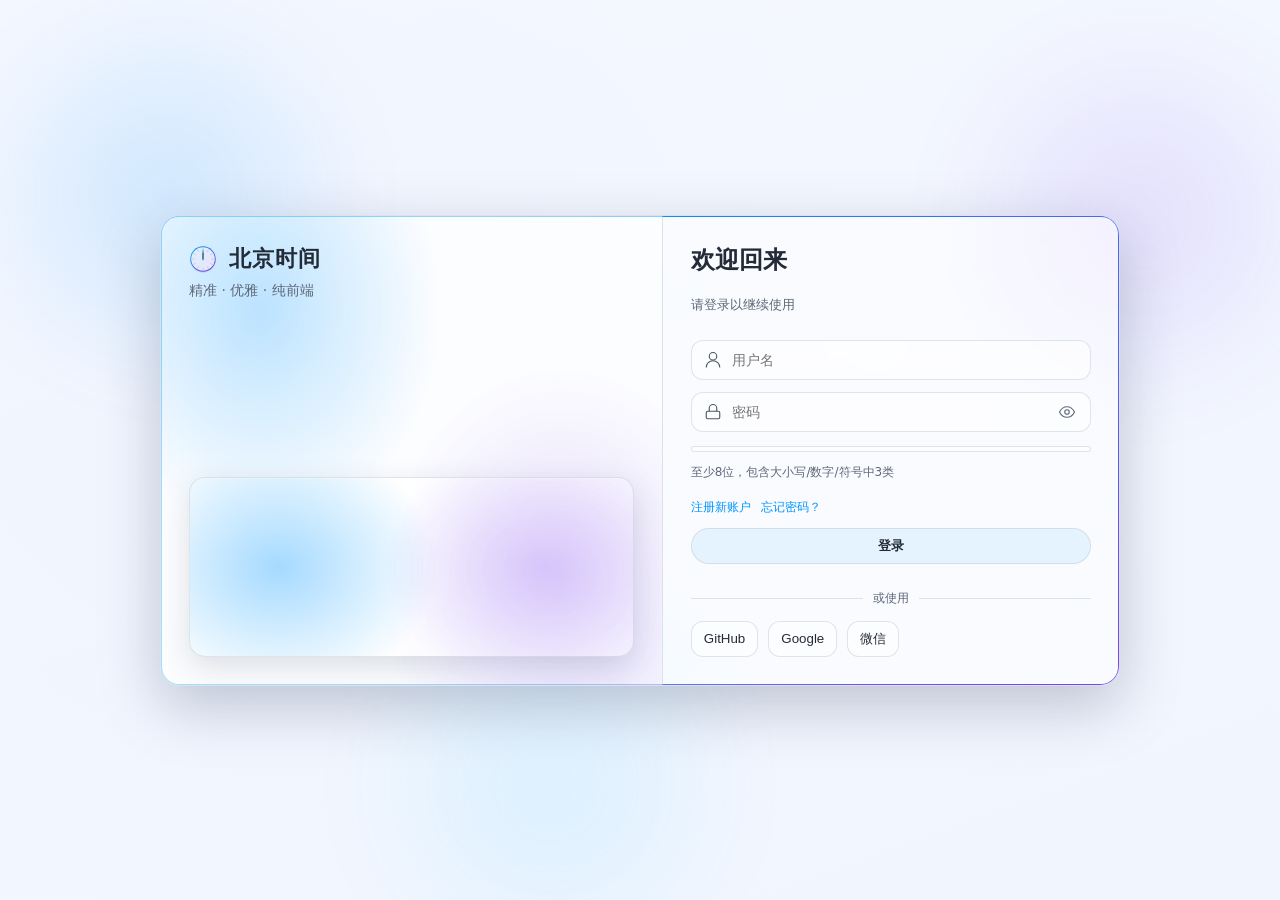
<file: profile.html>
<!doctype html>
<html lang="zh-CN">
  <head>
    <meta charset="utf-8" />
    <meta name="viewport" content="width=device-width, initial-scale=1" />
    <title>资料 · 北京时间</title>
    <link rel="stylesheet" href="styles.css" />
    <link rel="icon" href="icons/logo.svg" type="image/svg+xml" />
  </head>
  <body>
    <main class="app" style="opacity:1;filter:none;transform:none">
      <header class="topbar">
        <div class="brand"><img class="logo" src="icons/logo.svg" alt="" /><span class="title">资料</span></div>
        <nav class="nav-links">
          <a href="index.html">首页</a>
          <a href="settings.html">设置</a>
        </nav>
      </header>
      <section class="glass" style="padding:14px;border-radius:16px;max-width:680px;margin:0 auto;">
        <h2 style="margin:0 0 12px 0">个人资料</h2>
        <div class="settings-body">
          <div style="display:flex; gap:16px; align-items:center;">
            <img id="pfAvatar" alt="头像" style="width:96px;height:96px;border-radius:50%;object-fit:cover;border:1px solid hsl(var(--border));background:hsl(var(--glass))" />
            <div>
              <input id="pfAvatarFile" type="file" accept="image/*" />
              <div class="hint">建议正方形图片，最大 ~1MB</div>
            </div>
          </div>
          <label class="setting-item">用户名
            <input id="pfUser" type="text" disabled />
          </label>
          <label class="setting-item">昵称
            <input id="pfNick" type="text" />
          </label>
          <label class="setting-item">邮箱
            <input id="pfEmail" type="email" />
          </label>
          <button id="pfSave" class="btn">保存</button>
          <div id="pfHint" class="hint"></div>
        </div>
      </section>
    </main>
    <script src="guard.js" defer></script>
    <script>
      const USERS_KEY='auth_users_v1'; const CUR_KEY='auth_current_v1';
      function loadUsers(){ try{ return JSON.parse(localStorage.getItem(USERS_KEY)||'[]'); }catch{ return []; } }
      function saveUsers(arr){ try{ localStorage.setItem(USERS_KEY, JSON.stringify(arr)); }catch{} }
      function cur(){ try{ return JSON.parse(localStorage.getItem(CUR_KEY)||'null'); }catch{ return null; } }
      function dataUrl(file){ return new Promise((resolve,reject)=>{ const fr=new FileReader(); fr.onload=()=>resolve(fr.result); fr.onerror=reject; fr.readAsDataURL(file); }); }
      const me=cur(); if(!me){ location.href='login.html?next='+encodeURIComponent(location.pathname); }
      const users=loadUsers(); const u=users.find(x=>x.username===me.username);
      const pfUser=document.getElementById('pfUser'); const pfNick=document.getElementById('pfNick'); const pfEmail=document.getElementById('pfEmail'); const pfAvatar=document.getElementById('pfAvatar'); const file=document.getElementById('pfAvatarFile'); const hint=document.getElementById('pfHint');
      pfUser.value = u?.username||''; pfNick.value = u?.nickname||''; pfEmail.value=u?.email||''; pfAvatar.src = u?.avatar||'icons/logo.svg';
      file.addEventListener('change', async ()=>{ const f=file.files?.[0]; if(!f) return; if(f.size>1024*1024){ hint.textContent='图片过大'; return; } const url=await dataUrl(f); pfAvatar.src=url; pfAvatar.dataset.new=url; });
      document.getElementById('pfSave').addEventListener('click', ()=>{ const url=pfAvatar.dataset.new; if(url) u.avatar=url; u.nickname=pfNick.value.trim(); u.email=pfEmail.value.trim(); saveUsers(users); hint.textContent='已保存'; setTimeout(()=>hint.textContent='',1000); });
    </script>
  </body>
  </html>
</file>
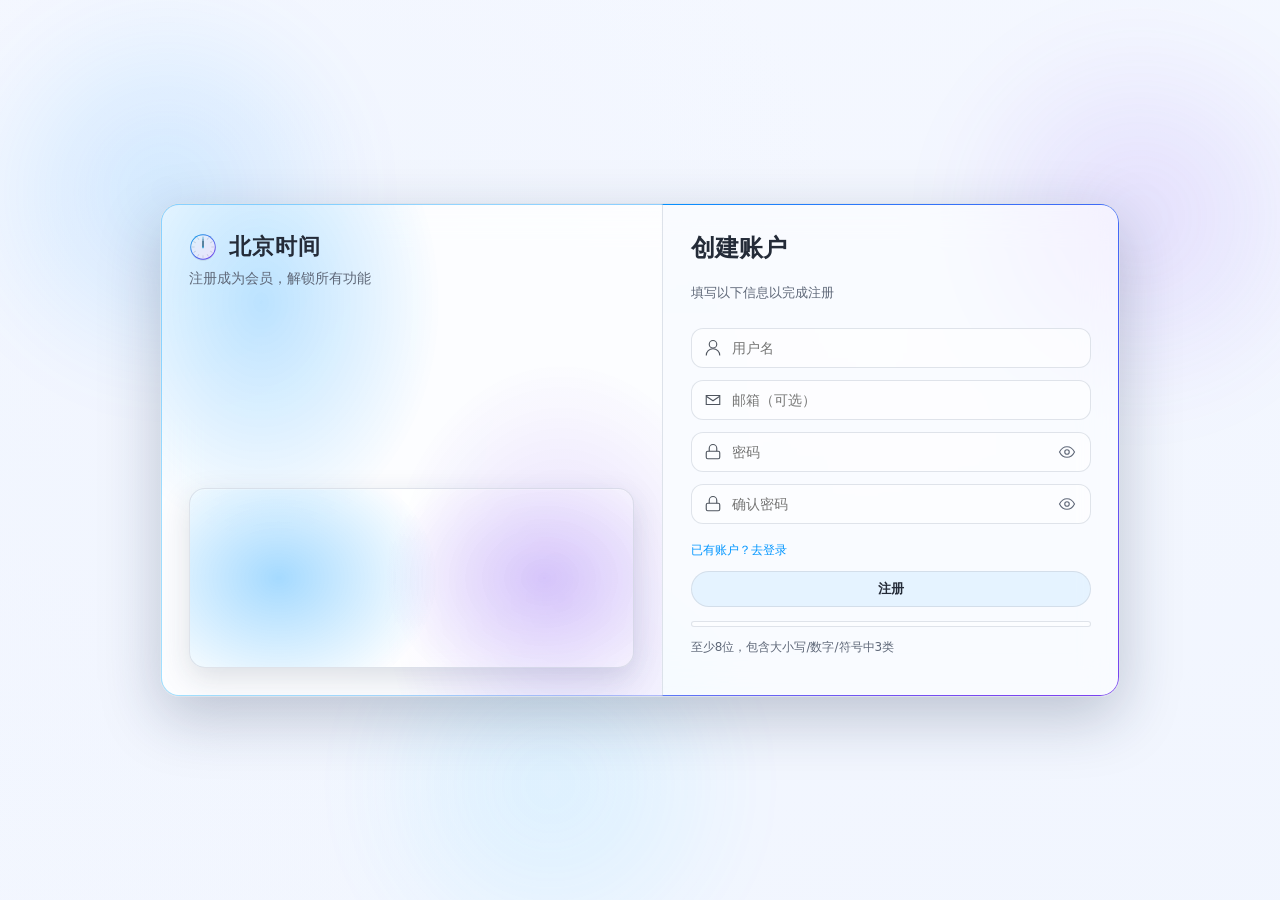
<file: register.html>
<!doctype html>
<html lang="zh-CN">
  <head>
    <meta charset="utf-8" />
    <meta name="viewport" content="width=device-width, initial-scale=1" />
    <title>注册 · 北京时间</title>
    <link rel="stylesheet" href="styles.css" />
    <link rel="icon" href="icons/logo.svg" type="image/svg+xml" />
  </head>
  <body class="auth-page">
    <div class="bg-orbs"><span class="orb o1"></span><span class="orb o2"></span><span class="orb o3"></span></div>
    <div class="auth-card effect-border">
      <div class="auth-side">
        <div>
          <div class="auth-brand"><img src="icons/logo.svg" alt="" /><div class="auth-title">北京时间</div></div>
          <div class="auth-desc">注册成为会员，解锁所有功能</div>
        </div>
        <div class="auth-illus"></div>
      </div>
      <div class="auth-form">
        <h2>创建账户</h2>
        <div class="sub">填写以下信息以完成注册</div>
        <form id="regForm" class="form" style="display:grid;gap:12px;margin-top:12px">
          <label class="input">
            <svg class="input-icon" viewBox="0 0 24 24" fill="none" xmlns="http://www.w3.org/2000/svg"><path d="M12 12a5 5 0 1 0 0-10 5 5 0 0 0 0 10Z" stroke="currentColor" stroke-width="1.5"/><path d="M21 22a9 9 0 1 0-18 0" stroke="currentColor" stroke-width="1.5"/></svg>
            <input id="regUser" type="text" placeholder="用户名" required />
          </label>
          <label class="input">
            <svg class="input-icon" viewBox="0 0 24 24" fill="none" xmlns="http://www.w3.org/2000/svg"><path d="M3 6h18v12H3z" stroke="currentColor" stroke-width="1.5"/><path d="M3 7l9 6 9-6" stroke="currentColor" stroke-width="1.5"/></svg>
            <input id="regEmail" type="email" placeholder="邮箱（可选）" />
          </label>
          <label class="input">
            <svg class="input-icon" viewBox="0 0 24 24" fill="none" xmlns="http://www.w3.org/2000/svg"><rect x="3" y="11" width="18" height="10" rx="2" stroke="currentColor" stroke-width="1.5"/><path d="M7 11V7a5 5 0 0 1 10 0v4" stroke="currentColor" stroke-width="1.5"/></svg>
            <input id="regPass" type="password" placeholder="密码" required />
          </label>
          <label class="input">
            <svg class="input-icon" viewBox="0 0 24 24" fill="none" xmlns="http://www.w3.org/2000/svg"><rect x="3" y="11" width="18" height="10" rx="2" stroke="currentColor" stroke-width="1.5"/><path d="M7 11V7a5 5 0 0 1 10 0v4" stroke="currentColor" stroke-width="1.5"/></svg>
            <input id="regConfirm" type="password" placeholder="确认密码" required />
          </label>
          <div class="auth-row">
            <div class="auth-links"><a href="login.html">已有账户？去登录</a></div>
          </div>
          <button type="submit" class="btn">注册</button>
          <div id="regHint" class="hint"></div>
        </form>
      </div>
    </div>
    <script src="auth-effects.js" defer></script>
    <script src="auth.js" defer></script>
  </body>
  </html>
</file>
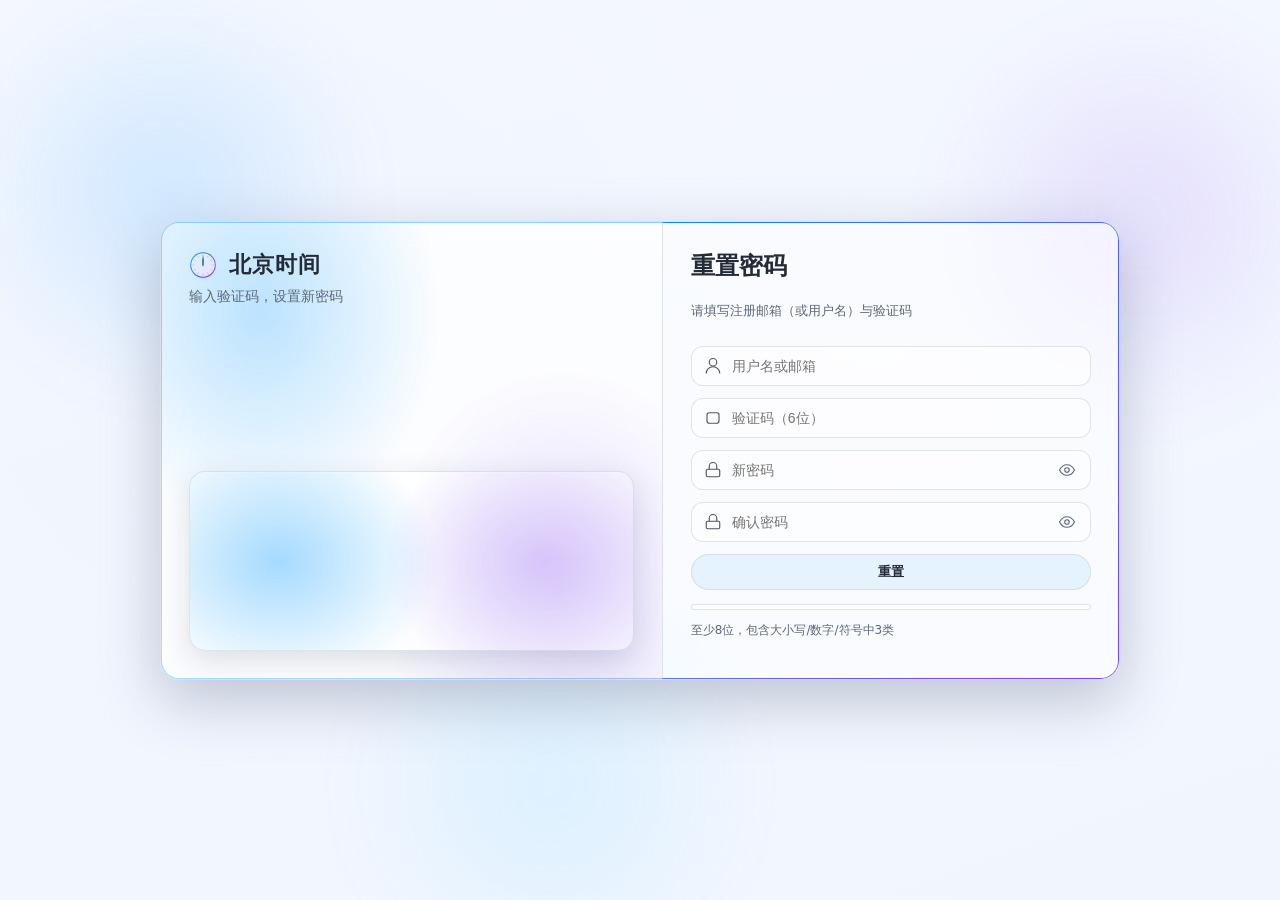
<file: reset.html>
<!doctype html>
<html lang="zh-CN">
  <head>
    <meta charset="utf-8" />
    <meta name="viewport" content="width=device-width, initial-scale=1" />
    <title>重置密码 · 北京时间</title>
    <link rel="stylesheet" href="styles.css" />
    <link rel="icon" href="icons/logo.svg" type="image/svg+xml" />
  </head>
  <body class="auth-page">
    <div class="bg-orbs"><span class="orb o1"></span><span class="orb o2"></span><span class="orb o3"></span></div>
    <div class="auth-card effect-border">
      <div class="auth-side">
        <div>
          <div class="auth-brand"><img src="icons/logo.svg" alt="" /><div class="auth-title">北京时间</div></div>
          <div class="auth-desc">输入验证码，设置新密码</div>
        </div>
        <div class="auth-illus"></div>
      </div>
      <div class="auth-form">
        <h2>重置密码</h2>
        <div class="sub">请填写注册邮箱（或用户名）与验证码</div>
        <form id="rsForm" class="form" style="display:grid;gap:12px;margin-top:12px">
          <label class="input">
            <svg class="input-icon" viewBox="0 0 24 24" fill="none" xmlns="http://www.w3.org/2000/svg"><path d="M12 12a5 5 0 1 0 0-10 5 5 0 0 0 0 10Z" stroke="currentColor" stroke-width="1.5"/><path d="M21 22a9 9 0 1 0-18 0" stroke="currentColor" stroke-width="1.5"/></svg>
            <input id="rsIdent" type="text" placeholder="用户名或邮箱" required />
          </label>
          <label class="input">
            <svg class="input-icon" viewBox="0 0 24 24" fill="none" xmlns="http://www.w3.org/2000/svg"><rect x="4" y="5" width="16" height="14" rx="3" stroke="currentColor" stroke-width="1.5"/></svg>
            <input id="rsCode" type="text" inputmode="numeric" pattern="[0-9]{6}" maxlength="6" placeholder="验证码（6位）" required />
          </label>
          <label class="input">
            <svg class="input-icon" viewBox="0 0 24 24" fill="none" xmlns="http://www.w3.org/2000/svg"><rect x="3" y="11" width="18" height="10" rx="2" stroke="currentColor" stroke-width="1.5"/><path d="M7 11V7a5 5 0 0 1 10 0v4" stroke="currentColor" stroke-width="1.5"/></svg>
            <input id="rsPass" type="password" placeholder="新密码" required />
          </label>
          <label class="input">
            <svg class="input-icon" viewBox="0 0 24 24" fill="none" xmlns="http://www.w3.org/2000/svg"><rect x="3" y="11" width="18" height="10" rx="2" stroke="currentColor" stroke-width="1.5"/><path d="M7 11V7a5 5 0 0 1 10 0v4" stroke="currentColor" stroke-width="1.5"/></svg>
            <input id="rsConfirm" type="password" placeholder="确认密码" required />
          </label>
          <button type="submit" class="btn">重置</button>
          <div id="rsHint" class="hint"></div>
        </form>
      </div>
    </div>
    <script src="auth-effects.js" defer></script>
    <script>
      const USERS_KEY='auth_users_v1'; const RESET_KEY='auth_resets_v1';
      function loadUsers(){ try{ return JSON.parse(localStorage.getItem(USERS_KEY)||'[]'); }catch{ return []; } }
      function saveUsers(arr){ try{ localStorage.setItem(USERS_KEY, JSON.stringify(arr)); }catch{} }
      function loadResets(){ try{ return JSON.parse(localStorage.getItem(RESET_KEY)||'[]'); }catch{ return []; } }
      function saveResets(arr){ try{ localStorage.setItem(RESET_KEY, JSON.stringify(arr)); }catch{} }
      const form=document.getElementById('rsForm');
      form.addEventListener('submit', async (e)=>{
        e.preventDefault(); const ident=document.getElementById('rsIdent').value.trim(); const code=(document.getElementById('rsCode').value||'').trim(); const p=document.getElementById('rsPass').value; const c=document.getElementById('rsConfirm').value; const hint=document.getElementById('rsHint');
        const idWrap=document.getElementById('rsIdent').closest('.input'); const codeWrap=document.getElementById('rsCode').closest('.input'); const pWrap=document.getElementById('rsPass').closest('.input'); const cWrap=document.getElementById('rsConfirm').closest('.input');
        [idWrap,codeWrap,pWrap,cWrap].forEach(w=>w&&w.classList.remove('error')); hint.textContent=''; hint.classList.remove('warn');
        const users=loadUsers(); const u = users.find(x=>x.username.toLowerCase()===ident.toLowerCase() || (x.email||'').toLowerCase()===ident.toLowerCase());
        if(!u){ hint.textContent='未找到该用户'; idWrap && idWrap.classList.add('error'); hint.classList.add('warn'); return; }
        if(!/^[0-9]{6}$/.test(code)){ hint.textContent='验证码格式不正确'; codeWrap && codeWrap.classList.add('error'); hint.classList.add('warn'); return; }
        let list=loadResets(); const i=list.findIndex(x=>x.username===u.username && x.code===code);
        if(i<0){ hint.textContent='验证码无效'; codeWrap && codeWrap.classList.add('error'); hint.classList.add('warn'); return; }
        const item=list[i]; if(Date.now()>item.exp){ hint.textContent='验证码已过期'; codeWrap && codeWrap.classList.add('error'); hint.classList.add('warn'); return; }
        if(p!==c){ hint.textContent='两次密码不一致'; pWrap && pWrap.classList.add('error'); cWrap && cWrap.classList.add('error'); hint.classList.add('warn'); return; }
        // update password (reuse hash from auth.js pattern)
        function hexToBytes(hex){ const arr=[]; for(let i=0;i<hex.length;i+=2){ arr.push(parseInt(hex.slice(i,i+2),16)); } return new Uint8Array(arr); }
        function bufToHex(buf){ return Array.from(new Uint8Array(buf)).map(b=>b.toString(16).padStart(2,'0')).join(''); }
        function strToUtf8(s){ return new TextEncoder().encode(s); }
        async function hashPw(pw, saltHex){ const data = new Uint8Array([...hexToBytes(saltHex), ...strToUtf8(pw)]); const h = await crypto.subtle.digest('SHA-256', data); return bufToHex(h); }
        function randomHex(n=16){ const a=new Uint8Array(n); crypto.getRandomValues(a); return Array.from(a).map(b=>b.toString(16).padStart(2,'0')).join(''); }
        const salt = randomHex(16); const hash = await hashPw(p, salt);
        const uu = users.find(x=>x.username===u.username); if(!uu){ hint.textContent='用户不存在'; return; }
        uu.salt=salt; uu.hash=hash; saveUsers(users);
        // clear token
        list.splice(i,1); saveResets(list);
        hint.textContent='重置成功，请前往登录';
        try{ if(typeof window.playLoginSuccess==='function'){ window.playLoginSuccess(); } }catch{}
        setTimeout(()=>{ location.href='login.html'; }, 900);
      });
    </script>
  </body>
  </html>
</file>
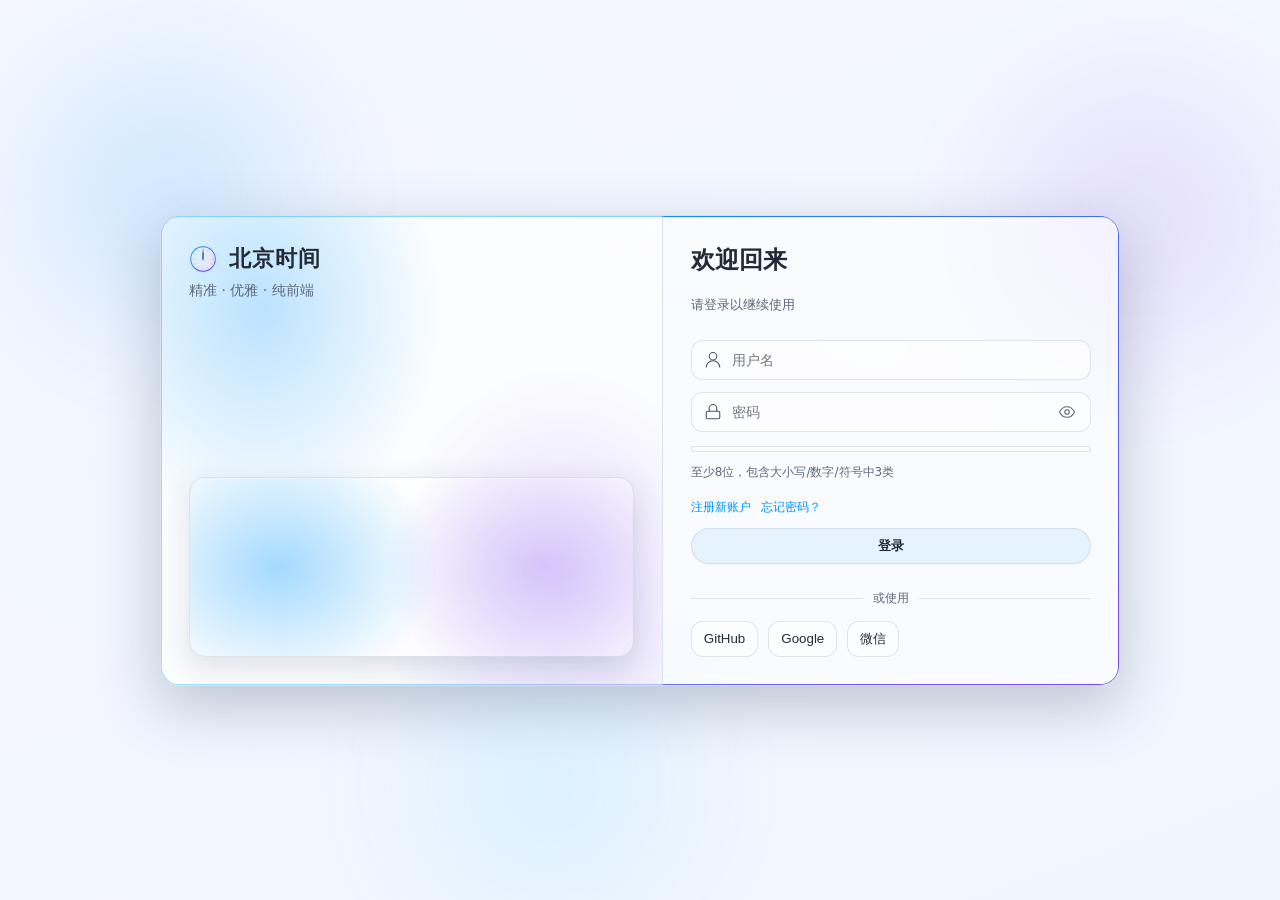
<file: settings.html>
<!doctype html>
<html lang="zh-CN">
  <head>
    <meta charset="utf-8" />
    <meta name="viewport" content="width=device-width, initial-scale=1" />
    <title>设置 · 北京时间</title>
    <link rel="stylesheet" href="styles.css" />
    <link rel="icon" href="icons/logo.svg" type="image/svg+xml" />
    <link rel="mask-icon" href="icons/logo.svg" color="#0ea5e9" />
  </head>
  <body>
    <main class="app" style="opacity:1;filter:none;transform:none">
      <header class="topbar">
        <div class="brand"><span class="logo">🕑</span><span class="title">北京时间 · 设置</span></div>
        <nav class="nav-links">
          <a href="index.html">首页</a>
          <a href="world.html">世界时钟</a>
          <a href="stopwatch.html">秒表</a>
          <a href="alarms.html">多闹钟</a>
          <a href="ai.html">AI</a>
        </nav>
      </header>

      <section class="glass" style="padding:14px;border-radius:16px">
        <h2 style="margin:0 0 10px 0">设置</h2>
        <div class="settings-body">
          <label class="setting-item">
            <input id="enableCal" type="checkbox" checked /> 启用网络校准
          </label>
          <label class="setting-item">
            <input id="clickSound" type="checkbox" checked /> 点击音效
          </label>
          <label class="setting-item">主题
            <select id="themeSelect">
              <option value="auto" selected>自动</option>
              <option value="light">浅色</option>
              <option value="dark">深色</option>
            </select>
          </label>
          <label class="setting-item">动效级别
            <select id="motionSelect">
              <option value="auto" selected>自动</option>
              <option value="low">低</option>
              <option value="off">关闭</option>
            </select>
          </label>
          <label class="setting-item">音量
            <input id="volumeRange" type="range" min="0" max="100" value="40" />
            <span id="volumeVal" class="hint">40%</span>
          </label>
          <label class="setting-item">主题色
            <input id="accentColor" type="color" value="#0ea5e9" />
            <input id="accent2Color" type="color" value="#7c3aed" />
          </label>
          <label class="setting-item">字体
            <input id="fontFamily" type="text" placeholder="自定义字体族，如: SF Pro, Segoe UI" />
          </label>
          <div class="setting-item">
            <button id="exportCfg" class="btn">导出配置</button>
            <label class="btn">导入配置<input id="importCfg" type="file" accept="application/json" style="display:none" /></label>
          </div>
        </div>
      </section>

      <footer class="footer"><span>设置将自动保存到本地</span></footer>
    </main>

    <script src="guard.js" defer></script>
    <script src="advanced.js" defer></script>
    <script src="auth.js" defer></script>
    <script src="settings.js" defer></script>
  </body>
  </html>
</file>
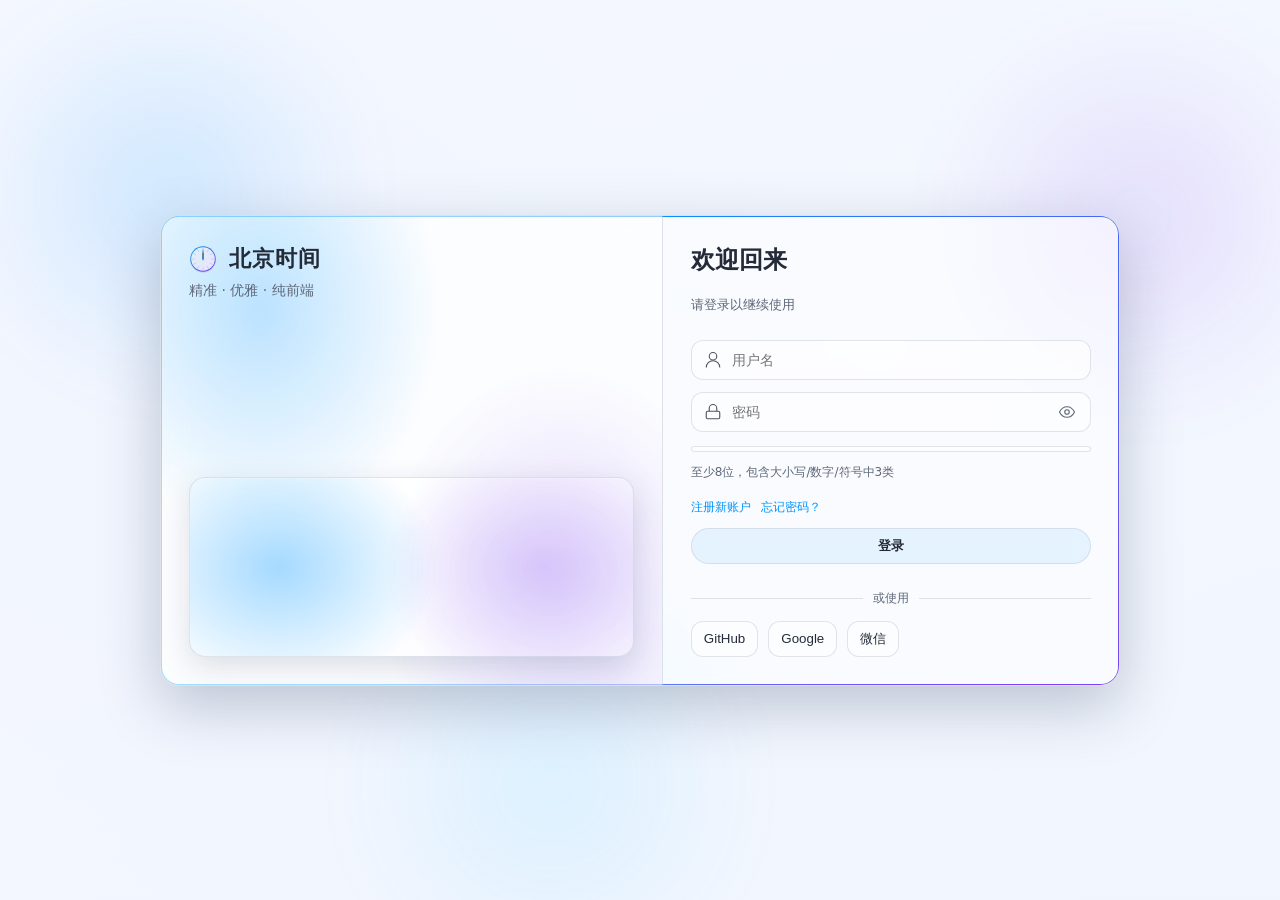
<file: stopwatch.html>
<!doctype html>
<html lang="zh-CN">
  <head>
    <meta charset="utf-8" />
    <meta name="viewport" content="width=device-width, initial-scale=1" />
    <title>秒表 · 北京时间</title>
    <link rel="stylesheet" href="styles.css" />
    <link rel="icon" href="icons/logo.svg" type="image/svg+xml" />
    <link rel="mask-icon" href="icons/logo.svg" color="#0ea5e9" />
  </head>
  <body>
    <main class="app" style="opacity:1;filter:none;transform:none">
      <header class="topbar">
        <div class="brand"><img class="logo" src="icons/logo.svg" alt="" /><span class="title">秒表</span></div>
        <nav class="nav-links">
          <a href="index.html">首页</a>
          <a href="world.html">世界时钟</a>
          <a href="alarms.html">多闹钟</a>
          <a href="ai.html">AI</a>
          <a href="settings.html">设置</a>
        </nav>
      </header>

      <section class="stopwatch glass">
        <header class="sw-h">秒表</header>
        <div class="sw-time" id="swTime">00:00:00.000</div>
        <div class="sw-ctrl">
          <button id="swStartStop" class="btn">开始</button>
          <button id="swLap" class="btn">圈次</button>
          <button id="swReset" class="btn ghost">重置</button>
        </div>
        <div id="swLaps" class="sw-laps"></div>
      </section>

      <footer class="footer"><span>支持圈次与继续计时</span></footer>
    </main>

    <script src="guard.js" defer></script>
    <script src="advanced.js" defer></script>
    <script src="auth.js" defer></script>
    <script src="stopwatch.js" defer></script>
  </body>
  </html>
</file>
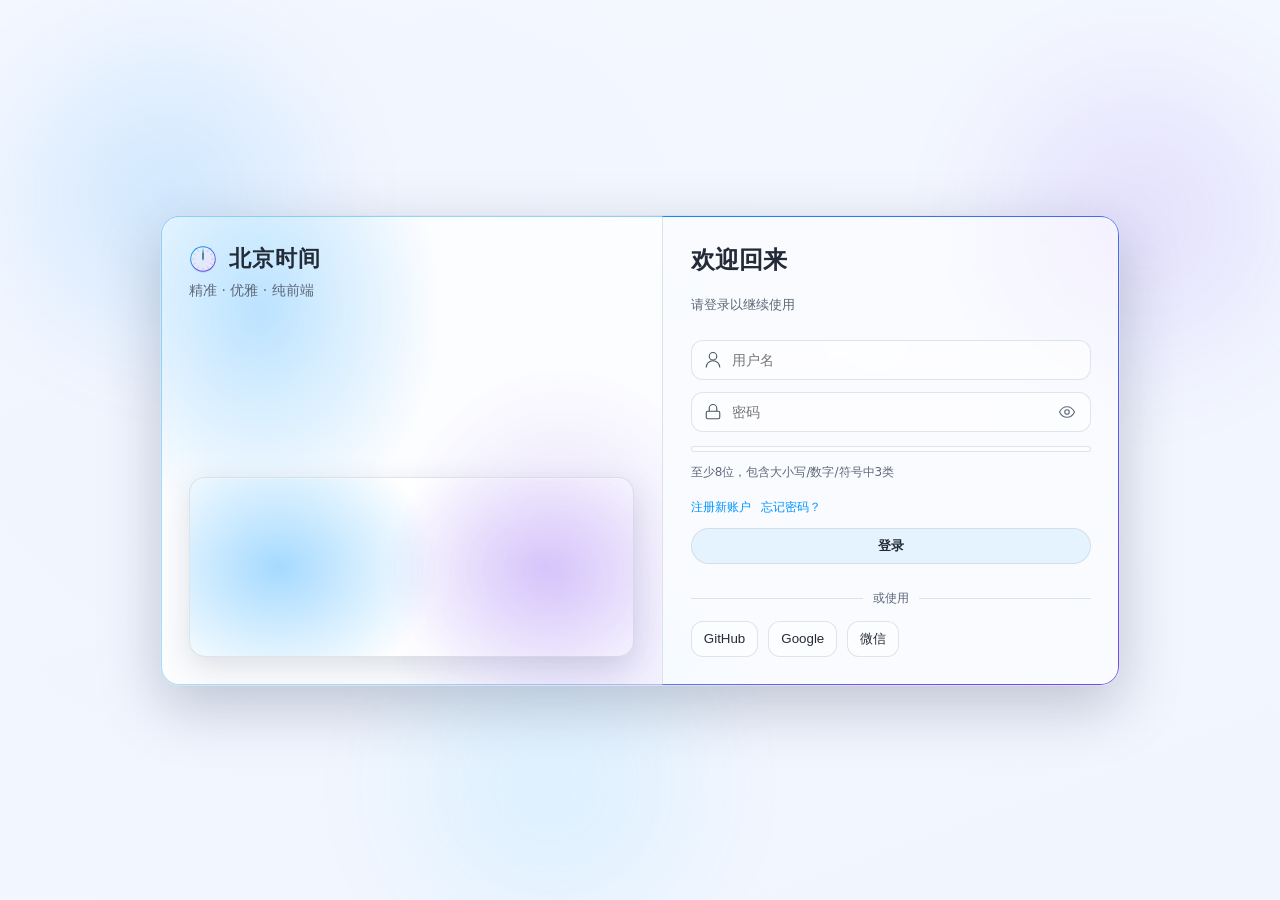
<file: world.html>
<!doctype html>
<html lang="zh-CN">
  <head>
    <meta charset="utf-8" />
    <meta name="viewport" content="width=device-width, initial-scale=1" />
    <title>世界时钟 · 北京时间</title>
    <link rel="stylesheet" href="styles.css" />
    <link rel="icon" href="icons/logo.svg" type="image/svg+xml" />
    <link rel="mask-icon" href="icons/logo.svg" color="#0ea5e9" />
  </head>
  <body>
    <main class="app" style="opacity:1;filter:none;transform:none">
      <header class="topbar">
        <div class="brand"><img class="logo" src="icons/logo.svg" alt="" /><span class="title">世界时钟</span></div>
        <nav class="nav-links">
          <a href="index.html">首页</a>
          <a href="stopwatch.html">秒表</a>
          <a href="alarms.html">多闹钟</a>
          <a href="ai.html">AI</a>
          <a href="settings.html">设置</a>
        </nav>
      </header>

      <section class="world glass">
        <header class="world-h">世界时钟</header>
        <div class="world-add">
          <input id="worldInput" list="zones" placeholder="输入 IANA 时区，如 Europe/London" />
          <button id="worldAdd" class="btn">添加</button>
        </div>
        <div class="world-tools">
          <label>排序
            <select id="worldSort">
              <option value="name">按名称</option>
              <option value="time">按当前时间</option>
            </select>
          </label>
          <label>基准
            <select id="worldBase">
              <option value="Asia/Shanghai" selected>Asia/Shanghai</option>
              <option value="UTC">UTC</option>
            </select>
          </label>
        </div>
        <datalist id="zones">
          <option value="UTC" />
          <option value="Asia/Shanghai" />
          <option value="Asia/Tokyo" />
          <option value="Asia/Hong_Kong" />
          <option value="Asia/Singapore" />
          <option value="Europe/London" />
          <option value="Europe/Berlin" />
          <option value="America/New_York" />
          <option value="America/Los_Angeles" />
          <option value="Australia/Sydney" />
        </datalist>
        <div id="worldList" class="world-list"></div>
        <div id="worldDiff" class="world-diff"></div>
      </section>

      <footer class="footer"><span>点击添加更多时区，列表会自动保存</span></footer>
    </main>

    <script src="guard.js" defer></script>
    <script src="advanced.js" defer></script>
    <script src="auth.js" defer></script>
    <script src="world.js" defer></script>
  </body>
  </html>
</file>
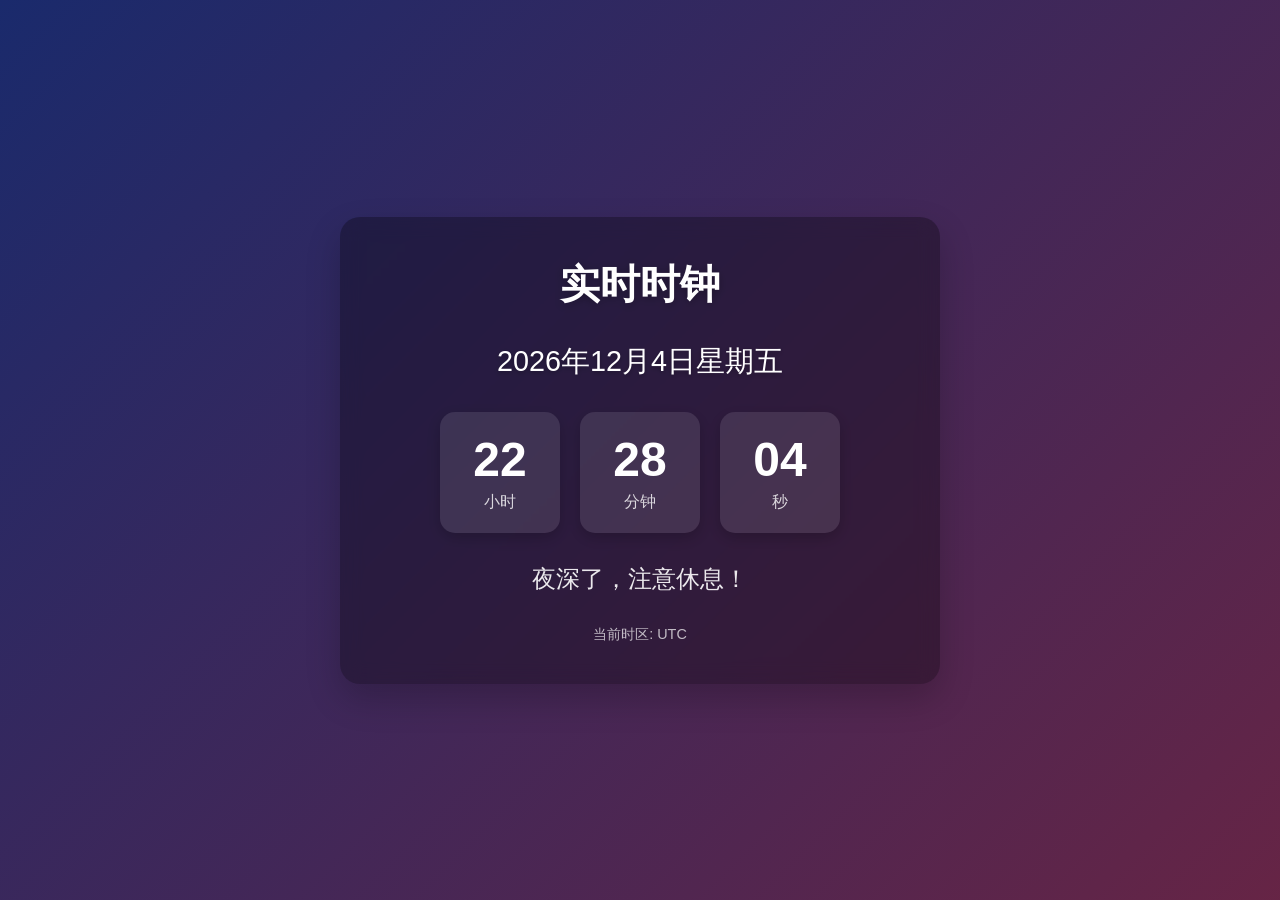
<file: 新建 文本文档.html>
<!DOCTYPE html>
<html lang="zh-CN">
<head>
    <meta charset="UTF-8">
    <meta name="viewport" content="width=device-width, initial-scale=1.0">
    <title>实时时钟</title>
    <style>
        * {
            margin: 0;
            padding: 0;
            box-sizing: border-box;
            font-family: 'Segoe UI', 'Microsoft YaHei', sans-serif;
        }
        
        body {
            display: flex;
            justify-content: center;
            align-items: center;
            min-height: 100vh;
            background: linear-gradient(135deg, #1a2a6c, #b21f1f, #fdbb2d);
            background-size: 400% 400%;
            animation: gradient 15s ease infinite;
            color: white;
            padding: 20px;
        }
        
        @keyframes gradient {
            0% { background-position: 0% 50%; }
            50% { background-position: 100% 50%; }
            100% { background-position: 0% 50%; }
        }
        
        .container {
            text-align: center;
            background: rgba(0, 0, 0, 0.3);
            backdrop-filter: blur(10px);
            border-radius: 20px;
            padding: 40px;
            box-shadow: 0 15px 35px rgba(0, 0, 0, 0.2);
            max-width: 600px;
            width: 100%;
        }
        
        h1 {
            font-size: 2.5rem;
            margin-bottom: 30px;
            text-shadow: 0 2px 10px rgba(0, 0, 0, 0.3);
        }
        
        .time-container {
            display: flex;
            justify-content: center;
            align-items: center;
            flex-wrap: wrap;
            gap: 20px;
            margin-bottom: 30px;
        }
        
        .time-box {
            background: rgba(255, 255, 255, 0.1);
            border-radius: 15px;
            padding: 20px;
            min-width: 120px;
            box-shadow: 0 5px 15px rgba(0, 0, 0, 0.2);
            transition: transform 0.3s ease;
        }
        
        .time-box:hover {
            transform: translateY(-5px);
        }
        
        .time-value {
            font-size: 3rem;
            font-weight: bold;
            margin-bottom: 5px;
        }
        
        .time-label {
            font-size: 1rem;
            opacity: 0.8;
        }
        
        .date-container {
            font-size: 1.8rem;
            margin-bottom: 30px;
            font-weight: 300;
            text-shadow: 0 2px 5px rgba(0, 0, 0, 0.3);
        }
        
        .greeting {
            font-size: 1.5rem;
            margin-top: 20px;
            opacity: 0.9;
        }
        
        .footer {
            margin-top: 30px;
            font-size: 0.9rem;
            opacity: 0.7;
        }
        
        @media (max-width: 600px) {
            .container {
                padding: 20px;
            }
            
            h1 {
                font-size: 2rem;
            }
            
            .time-value {
                font-size: 2.5rem;
            }
            
            .date-container {
                font-size: 1.5rem;
            }
        }
    </style>
</head>
<body>
    <div class="container">
        <h1>实时时钟</h1>
        
        <div class="date-container" id="dateDisplay"></div>
        
        <div class="time-container">
            <div class="time-box">
                <div class="time-value" id="hours">00</div>
                <div class="time-label">小时</div>
            </div>
            <div class="time-box">
                <div class="time-value" id="minutes">00</div>
                <div class="time-label">分钟</div>
            </div>
            <div class="time-box">
                <div class="time-value" id="seconds">00</div>
                <div class="time-label">秒</div>
            </div>
        </div>
        
        <div class="greeting" id="greeting"></div>
        
        <div class="footer">
            当前时区: <span id="timezone"></span>
        </div>
    </div>

    <script>
        function updateTime() {
            const now = new Date();
            
            // 获取时间组件
            const hours = now.getHours().toString().padStart(2, '0');
            const minutes = now.getMinutes().toString().padStart(2, '0');
            const seconds = now.getSeconds().toString().padStart(2, '0');
            
            // 更新显示
            document.getElementById('hours').textContent = hours;
            document.getElementById('minutes').textContent = minutes;
            document.getElementById('seconds').textContent = seconds;
            
            // 更新日期
            const options = { 
                year: 'numeric', 
                month: 'long', 
                day: 'numeric', 
                weekday: 'long' 
            };
            document.getElementById('dateDisplay').textContent = now.toLocaleDateString('zh-CN', options);
            
            // 更新问候语
            updateGreeting(hours);
            
            // 更新时区信息
            document.getElementById('timezone').textContent = Intl.DateTimeFormat().resolvedOptions().timeZone;
        }
        
        function updateGreeting(hours) {
            let greeting = '';
            if (hours >= 5 && hours < 12) {
                greeting = '早上好！';
            } else if (hours >= 12 && hours < 14) {
                greeting = '中午好！';
            } else if (hours >= 14 && hours < 18) {
                greeting = '下午好！';
            } else if (hours >= 18 && hours < 22) {
                greeting = '晚上好！';
            } else {
                greeting = '夜深了，注意休息！';
            }
            document.getElementById('greeting').textContent = greeting;
        }
        
        // 初始加载
        updateTime();
        
        // 每秒更新一次
        setInterval(updateTime, 1000);
    </script>
</body>
</html>
</file>
<file: styles.css>
/* 基础与主题 */
:root {
  --bg-1: 222 100% 98%;
  --bg-2: 220 90% 97%;
  --bg-3: 222 92% 95%;
  --text: 220 22% 18%;
  --muted: 220 12% 42%;
  --accent: 205 100% 50%;
  --accent-2: 260 85% 60%;
  --glass: 0 0% 100% / 55%;
  --border: 220 20% 80% / 50%;
}

@media (prefers-color-scheme: dark) {
  :root {
    --bg-1: 225 30% 8%;
    --bg-2: 220 45% 10%;
    --bg-3: 230 40% 12%;
    --text: 220 15% 92%;
    --muted: 220 10% 70%;
    --accent: 220 90% 66%;
    --glass: 0 0% 0% / 35%;
    --border: 220 30% 40% / 35%;
  }
}

/* 强制主题（设置中选择时使用） */
:root[data-theme="dark"] {
  --bg-1: 225 30% 8%;
  --bg-2: 220 45% 10%;
  --bg-3: 230 40% 12%;
  --text: 220 15% 92%;
  --muted: 220 10% 70%;
  --accent: 220 90% 66%;
  --glass: 0 0% 0% / 35%;
  --border: 220 30% 40% / 35%;
}
:root[data-theme="light"] {
  --bg-1: 222 100% 98%;
  --bg-2: 220 90% 97%;
  --bg-3: 222 92% 95%;
  --text: 220 22% 18%;
  --muted: 220 12% 42%;
  --accent: 205 100% 50%;
  --accent-2: 260 85% 60%;
  --glass: 0 0% 100% / 55%;
  --border: 220 20% 80% / 50%;
}

* { box-sizing: border-box; }
html, body { height: 100%; }
body {
  margin: 0;
  font-family: ui-sans-serif, system-ui, -apple-system, Segoe UI, Roboto, PingFang SC, Hiragino Sans GB, Microsoft YaHei, Helvetica Neue, Arial, "Noto Sans CJK SC", sans-serif;
  color: hsl(var(--text));
  background: radial-gradient(120vmax 120vmax at 10% 10%, hsl(var(--bg-2)) 0, transparent 60%),
              radial-gradient(120vmax 120vmax at 90% 20%, hsl(var(--bg-3)) 0, transparent 60%),
              linear-gradient(160deg, hsl(var(--bg-1)), hsl(var(--bg-2)) 60%, hsl(var(--bg-3)) 100%);
  background-attachment: fixed;
  display: grid;
  place-items: center;
}

/* 加载层 */
.loader {
  position: fixed;
  inset: 0;
  display: grid;
  place-content: center;
  gap: 16px;
  background: linear-gradient(180deg, hsl(var(--bg-1) / 0.9), hsl(var(--bg-2) / 0.9));
  -webkit-backdrop-filter: blur(8px) saturate(120%);
  backdrop-filter: blur(8px) saturate(120%);
  z-index: 20;
  transition: opacity .6s ease, transform .6s ease, visibility .6s ease;
}
.loader.hide { opacity: 0; transform: translateY(-6px); visibility: hidden; }

.spinner {
  width: 64px;
  height: 64px;
  border-radius: 50%;
  background: conic-gradient(from 0deg, hsl(var(--accent)) 0 320deg, hsl(var(--accent) / 0.15) 320deg 360deg);
  -webkit-mask: radial-gradient(transparent 20px, #000 21px);
          mask: radial-gradient(transparent 20px, #000 21px);
  animation: spin 1s linear infinite;
}

@media (prefers-reduced-motion: reduce) {
  .spinner { animation: none; }
}

.loading-text { color: hsl(var(--muted)); letter-spacing: .08em; font-size: 14px; }

@keyframes spin { to { transform: rotate(1turn); } }

/* 布局 */
.app {
  width: min(1100px, calc(100vw - 32px));
  margin: 0 auto;
  display: grid;
  grid-template-rows: auto 1fr auto;
  gap: 24px;
  padding: 20px;
  transition: opacity .6s ease, filter .6s ease, transform .6s ease;
}
.app.hidden { opacity: 0; filter: blur(8px); transform: translateY(10px); }

.topbar {
  display: flex;
  align-items: center;
  justify-content: space-between;
}
.nav-links { display:flex; gap:12px; align-items:center; }
.nav-links a { color: hsl(var(--text)); text-decoration:none; font-size: 14px; padding: 6px 10px; border-radius: 999px; border: 1px solid hsl(var(--border)); background: hsl(var(--glass)); transition: box-shadow .12s ease, transform .12s ease, background .2s ease; }
.nav-links a:hover { box-shadow: 0 6px 16px hsl(220 40% 30% / 0.12); transform: translateY(-1px); }
.nav-links a.active { background: hsl(var(--accent) / 0.15); border-color: hsl(var(--accent) / 0.4); }
.nav-links .user-badge { color:hsl(var(--text)); background:hsl(var(--accent)/0.12); border:1px solid hsl(var(--accent)/0.4); font-size: 13px; padding: 6px 10px; border-radius: 999px; }
.brand { display: inline-flex; align-items: center; gap: 10px; font-weight: 700; }
.brand .logo { font-size: 20px; }
.brand img.logo { width: 22px; height: 22px; display: inline-block; }
.brand .title { font-size: clamp(18px, 2.2vw, 22px); letter-spacing: .08em; }
.tz { color: hsl(var(--muted)); font-size: 13px; letter-spacing: .06em; }

.glass {
  background: linear-gradient(180deg, hsl(var(--glass)), hsl(var(--glass)));
  border: 1px solid hsl(var(--border));
  -webkit-backdrop-filter: blur(16px) saturate(140%);
  backdrop-filter: blur(16px) saturate(140%);
  border-radius: 20px;
  box-shadow: 0 10px 30px hsl(220 50% 20% / 0.15), inset 0 1px 0 hsl(0 0% 100% / 0.3);
}

.clock-card {
  padding: clamp(16px, 4vw, 28px);
  display: grid;
  justify-items: center;
  gap: clamp(16px, 3.5vw, 24px);
}

.digital {
  font-variant-numeric: tabular-nums;
  display: flex;
  align-items: flex-end;
  justify-content: center;
  gap: clamp(8px, 2vw, 14px);
  white-space: nowrap;
}
.digital .num { font-size: clamp(48px, 11vw, 100px); line-height: 1; font-weight: 900; text-shadow: 0 8px 30px hsl(220 60% 40% / 0.25); }
.digital .sep { font-size: clamp(28px, 7vw, 64px); opacity: .88; transform: translateY(-2px); animation: blink 1s steps(1, end) infinite; }
.digital .ms { font-size: clamp(12px, 2.5vw, 16px); align-self: flex-end; color: hsl(var(--accent)); padding-left: 4px; letter-spacing: .08em; font-variant-numeric: tabular-nums; opacity: .9; }

@keyframes blink { 50% { opacity: .25; } }

.date-line { color: hsl(var(--muted)); font-size: clamp(13px, 2.2vw, 16px); letter-spacing: .06em; }
.subline { color: hsl(var(--muted)); font-size: 12px; letter-spacing: .06em; }

.meta-grid { display: grid; grid-template-columns: repeat(auto-fit, minmax(180px, 1fr)); gap: 10px; width: 100%; }
.meta { text-align: center; color: hsl(var(--muted)); font-size: 12px; padding: 8px 10px; border-radius: 10px; background: hsl(var(--glass)); border: 1px solid hsl(var(--border)); }
.world-tools { display:flex; gap:12px; align-items:center; margin-top:8px; color:hsl(var(--muted)); }

/* 模拟表 */
.analog {
  position: relative;
  width: clamp(220px, 38vw, 340px);
  aspect-ratio: 1 / 1;
  border-radius: 50%;
  background: linear-gradient(180deg, hsl(var(--glass)), hsl(var(--glass))),
              radial-gradient(60% 60% at 50% 30%, hsl(var(--accent) / 0.22), transparent 70%),
              radial-gradient(60% 60% at 50% 70%, hsl(var(--accent-2) / 0.12), transparent 70%);
  border: 1px solid hsl(var(--border));
  box-shadow: inset 0 0 0 1px hsl(0 0% 100% / 0.2), 0 10px 30px hsl(220 50% 20% / 0.15);
}

.ticks { position: absolute; inset: 0; }
.tick {
  position: absolute;
  left: 50%; top: 8px;
  width: 2px; height: 10px;
  background: hsl(var(--muted));
  opacity: .7;
  transform-origin: 50% 50%;
}
.tick.major { width: 3px; height: 16px; opacity: 1; background: hsl(var(--text)); }

.hand { position: absolute; left: 50%; top: 50%; transform-origin: 50% 100%; transform: translate(-50%, -100%) rotate(0deg); }
.hand.hour {
  width: 6px; height: 28%; border-radius: 6px;
  background: linear-gradient(180deg, hsl(var(--text)), hsl(var(--text) / 0.9));
  box-shadow: 0 1px 0 hsl(0 0% 100% / .3);
}
.hand.minute {
  width: 4px; height: 36%; border-radius: 4px;
  background: linear-gradient(180deg, hsl(var(--text)), hsl(var(--text) / 0.85));
}
.hand.second {
  width: 2px; height: 42%; border-radius: 2px;
  background: hsl(var(--accent));
}
.center-dot {
  position: absolute; left: 50%; top: 50%; transform: translate(-50%, -50%);
  width: 12px; height: 12px; border-radius: 50%;
  background: hsl(var(--accent));
  box-shadow: 0 0 0 3px hsl(var(--glass)), 0 2px 8px hsl(220 60% 40% / 0.25);
}

.footer { text-align: center; color: hsl(var(--muted)); font-size: 12px; padding-bottom: 4px; }

/* 小屏优化 */
@media (max-width: 520px) {
  .topbar { gap: 10px; }
  .tz { display: none; }
  .meta-grid { grid-template-columns: 1fr; }
}

/* 控件 */
.controls { width: 100%; padding: 14px; display: grid; gap: 10px; border-radius: 16px; }
.ctrl-row { display: flex; align-items: center; gap: 10px; }
.ctrl-row.wrap { flex-wrap: wrap; }
.field { display: inline-flex; align-items: center; gap: 8px; color: hsl(var(--muted)); font-size: 13px; }
.field input[type="number"], .field input[type="time"] { appearance: none; border: 1px solid hsl(var(--border)); background: hsl(var(--glass)); color: hsl(var(--text)); border-radius: 10px; padding: 6px 10px; font-size: 14px; }
.btn { appearance: none; border: 1px solid hsl(var(--border)); background: hsl(var(--accent) / 0.08); color: hsl(var(--text)); border-radius: 999px; padding: 8px 14px; font-weight: 600; cursor: pointer; transition: transform .12s ease, box-shadow .12s ease, background .2s ease; }
.btn:hover { transform: translateY(-1px); box-shadow: 0 6px 16px hsl(220 40% 30% / 0.15); }
.btn:active { transform: translateY(0); }
.btn.ghost { background: transparent; }
.hint { color: hsl(var(--muted)); font-size: 12px; }
.hint.warn { color: hsl(0 74% 50%); }
.input.error { border-color: hsl(0 70% 60%); box-shadow: inset 0 0 0 1px hsl(0 70% 60% / .4); }
.input.error:focus-within { outline-color: hsl(0 70% 60% / .6); }

/* Admin UI enhancements */
.admin-stats { display:grid; grid-template-columns: repeat(auto-fit, minmax(180px, 1fr)); gap:12px; margin-bottom: 12px; }
.stat-card { display:grid; gap:4px; padding:12px; border-radius:12px; background:hsl(var(--glass)); border:1px solid hsl(var(--border)); box-shadow: inset 0 1px 0 hsl(0 0% 100% / .2); }
.stat-card .num { font-weight: 900; font-size: 22px; }
.stat-card .lbl { color:hsl(var(--muted)); font-size:12px; letter-spacing:.04em; }
.admin-toolbar { display:flex; gap:8px; align-items:center; flex-wrap: wrap; margin: 6px 0 12px; }
.admin-toolbar .input-like, .admin-toolbar select { border:1px solid hsl(var(--border)); background:hsl(var(--glass)); color:hsl(var(--text)); border-radius:10px; padding:8px 10px; font-size:14px; }
.chip { display:inline-flex; align-items:center; gap:6px; padding:2px 8px; border-radius:999px; font-size:11px; border:1px solid hsl(var(--border)); background:hsl(var(--glass)); color:hsl(var(--muted)); }
.chip.admin { color:#0ea5e9; border-color: #0ea5e9; background: hsl(205 90% 50% / .12); }
.chip.disabled { color:#ef4444; border-color:#ef4444; background:hsl(0 84% 60% / .10); }
.user-row { display:grid; grid-template-columns: 1.2fr 1fr auto; align-items:center; gap:10px; }
.user-actions { display:flex; gap:6px; justify-content:flex-end; }
.btn.primary { background: hsl(var(--accent) / .18); border-color: hsl(var(--accent) / .5); }
.btn.ghost.danger { color:#ef4444; border-color: hsl(0 70% 60% / .5); }
.tag { display:inline-block; padding:2px 6px; border-radius:6px; background:hsl(var(--glass)); border:1px solid hsl(var(--border)); font-size:11px; color:hsl(var(--muted)); }

/* Modal */
.modal { position:fixed; inset:0; display:none; place-items:center; background: hsl(220 40% 10% / .35); -webkit-backdrop-filter: blur(6px); backdrop-filter: blur(6px); z-index:60; }
.modal.show { display:grid; }
.modal-card { width: min(520px, calc(100vw - 32px)); border-radius:16px; border:1px solid hsl(var(--border)); background:hsl(var(--glass)); box-shadow: 0 20px 60px hsl(220 50% 20% / .25); padding:14px; display:grid; gap:10px; }
.modal-actions { display:flex; justify-content:flex-end; gap:8px; }

/* Tiny spark charts */
.spark { width: 100%; height: 46px; display:block; }
.spark path.line { fill: none; stroke: #0ea5e9; stroke-width: 2; }
.spark path.area { fill: hsl(205 90% 50% / .15); stroke: none; }

/* 屏保 */
.saver { position: fixed; inset: 0; background: radial-gradient(120vmax 120vmax at 10% 10%, hsl(var(--bg-2)) 0, transparent 60%),
                                              radial-gradient(120vmax 120vmax at 90% 20%, hsl(var(--bg-3)) 0, transparent 60%),
                                              linear-gradient(160deg, hsl(var(--bg-1)), hsl(var(--bg-2)) 60%, hsl(var(--bg-3)) 100%);
  display:grid; place-content:center; gap:10px; z-index:50; transition: opacity .4s ease, visibility .4s ease; }
.saver.hidden { opacity:0; visibility:hidden; }
.saver-time { font-size: clamp(64px, 18vw, 180px); font-weight: 900; text-shadow: 0 20px 60px hsl(220 60% 40% / 0.25); }
.saver-date { text-align:center; color:hsl(var(--muted)); font-size: clamp(16px, 4vw, 24px); letter-spacing:.06em; }

/* 动效级别控制 */
:root[data-motion="off"] .spinner,
:root[data-motion="low"] .spinner { animation: none; }
:root[data-motion="off"] .digital .sep { animation: none; }
:root[data-motion="off"] .analog .hand.second { transition: none; }

/* 设置与扩展 */
.extras { display: grid; gap: 16px; }
.settings { padding: 10px 14px; border-radius: 16px; }
.settings > summary { cursor: pointer; font-weight: 700; padding: 6px 2px; }
.settings-body { display: grid; gap: 10px; padding-top: 6px; }
.setting-item { display: flex; align-items: center; gap: 10px; color: hsl(var(--muted)); font-size: 14px; }
.setting-item select { border: 1px solid hsl(var(--border)); background: hsl(var(--glass)); color: hsl(var(--text)); border-radius: 10px; padding: 6px 10px; }

.world { padding: 14px; border-radius: 16px; }
.world-h { font-weight: 800; margin-bottom: 10px; }
.world-add { display: flex; gap: 8px; }
.world-add input { flex: 1; border: 1px solid hsl(var(--border)); background: hsl(var(--glass)); color: hsl(var(--text)); border-radius: 10px; padding: 8px 10px; }
.world-list { display: grid; gap: 8px; margin-top: 10px; }
.world-item { display: flex; align-items: center; justify-content: space-between; padding: 10px 12px; border: 1px solid hsl(var(--border)); border-radius: 12px; background: hsl(var(--glass)); }
.world-item .w-title { font-weight: 700; }
.world-item .w-time { font-variant-numeric: tabular-nums; }

.world-diff { display: grid; gap: 8px; margin-top: 10px; }
.alarms { padding: 14px; border-radius: 16px; }
.alarms input[type="text"] { border: 1px solid hsl(var(--border)); background: hsl(var(--glass)); color: hsl(var(--text)); border-radius: 10px; padding: 6px 10px; }

/* Auth Pages */
.auth-page { min-height: 100vh; display:grid; place-items:center; background:
  radial-gradient(80vmax 80vmax at 10% 20%, hsl(var(--bg-2)) 0, transparent 60%),
  radial-gradient(80vmax 80vmax at 90% 10%, hsl(var(--bg-3)) 0, transparent 60%),
  linear-gradient(160deg, hsl(var(--bg-1)), hsl(var(--bg-2)) 60%, hsl(var(--bg-3)) 100%);
  padding: 24px; }
.auth-page { background-size: 200% 200%; animation: bg-pan 18s ease-in-out infinite; }
.bg-orbs { position: fixed; inset:0; pointer-events:none; overflow:hidden; z-index: 0; }
.bg-orbs .orb { position:absolute; width:46vmax; height:46vmax; border-radius:50%; filter: blur(40px); opacity:.28; }
.bg-orbs .o1 { background: radial-gradient(closest-side, hsl(var(--accent) / .55), transparent 70%); left:-10vmax; top:-8vmax; animation: float-1 22s ease-in-out infinite; }
.bg-orbs .o2 { background: radial-gradient(closest-side, hsl(var(--accent-2) / .50), transparent 70%); right:-12vmax; top:-6vmax; animation: float-2 26s ease-in-out infinite; }
.bg-orbs .o3 { background: radial-gradient(closest-side, hsl(195 100% 60% / .45), transparent 70%); left:20%; bottom:-14vmax; animation: float-3 24s ease-in-out infinite; }
.auth-card { position:relative; z-index:1; width: min(960px, 96vw); display:grid; grid-template-columns: 1.1fr 1fr; gap:0; border-radius: 20px; overflow: hidden; box-shadow: 0 20px 60px hsl(220 50% 20% / 0.25); border:1px solid hsl(var(--border)); background:hsl(var(--glass)); -webkit-backdrop-filter: blur(18px) saturate(140%); backdrop-filter: blur(18px) saturate(140%); }
.auth-card.effect-border::before { content:""; position:absolute; inset:-2px; border-radius: inherit; background: conic-gradient(from 0deg, hsl(var(--accent)), hsl(var(--accent-2)), hsl(200 100% 60%), hsl(var(--accent))); z-index:-1; filter: blur(0); animation: spin 12s linear infinite; -webkit-mask: linear-gradient(#000 0 0) content-box, linear-gradient(#000 0 0); -webkit-mask-composite: xor; mask: linear-gradient(#000 0 0) content-box, linear-gradient(#000 0 0); mask-composite: exclude; padding:3px; }
.auth-side { position:relative; padding: 28px; background:
  var(--brand-bg, none),
  radial-gradient(60% 80% at 20% 20%, hsl(var(--accent) / .25), transparent 60%),
  radial-gradient(60% 80% at 80% 80%, hsl(var(--accent-2) / .2), transparent 60%),
  linear-gradient(180deg, hsl(var(--glass)), hsl(var(--glass)));
  background-size: cover, auto, auto, auto;
  background-position: center, 20% 20%, 80% 80%, center;
  background-repeat: no-repeat;
  border-right:1px solid hsl(var(--border)); display:flex; flex-direction:column; justify-content:space-between; }
.auth-brand { display:flex; align-items:center; gap:12px; }
.auth-brand img { width:28px; height:28px; }
.auth-title { font-size:22px; font-weight:800; letter-spacing:.04em; }
.auth-desc { color:hsl(var(--muted)); font-size:14px; margin-top:8px; }
.auth-illus { position:relative; overflow:hidden; height: 180px; border-radius: 16px; background:
  var(--illus-bg, none),
  radial-gradient(60% 120% at 20% 50%, hsl(var(--accent) / .35), transparent 60%),
  radial-gradient(60% 120% at 80% 50%, hsl(var(--accent-2) / .25), transparent 60%),
  linear-gradient(180deg, hsl(var(--glass)), hsl(var(--glass)));
  background-size: cover, auto, auto, auto;
  background-position: center, 20% 50%, 80% 50%, center;
  background-repeat: no-repeat;
  border:1px solid hsl(var(--border)); box-shadow: inset 0 1px 0 hsl(0 0% 100% / .2), 0 10px 30px hsl(220 50% 20% / .15); }

.auth-form { padding: 28px; display:grid; gap:14px; align-content:center; }
.auth-form h2 { margin: 0 0 6px 0; }
.auth-form .sub { color:hsl(var(--muted)); font-size:13px; }
.input { position:relative; display:flex; align-items:center; border:1px solid hsl(var(--border)); background:hsl(var(--glass)); border-radius:12px; padding:10px 12px 10px 38px; }
.input:focus-within { outline: 2px solid hsl(var(--accent) / .4); }
.input input, .input[type="password"], .input[type="text"], .auth-form input[type="email"], .auth-form input[type="password"], .auth-form input[type="text"] { border:none; outline:none; background:transparent; color:hsl(var(--text)); font-size:14px; width:100%; }
.input-icon { position:absolute; left:12px; width:18px; height:18px; opacity:.8; }
.auth-row { display:flex; justify-content:space-between; align-items:center; margin-top:6px; }
.auth-links { display:flex; gap:10px; align-items:center; }
.auth-links a { font-size:12px; color:hsl(var(--accent)); text-decoration:none; }
.divider { display:flex; align-items:center; gap:10px; color:hsl(var(--muted)); font-size:12px; }
.divider::before, .divider::after { content:""; height:1px; background:hsl(var(--border)); flex:1; }
.oauth-row { display:flex; gap:10px; flex-wrap:wrap; }
.oauth-btn { display:inline-flex; align-items:center; gap:8px; border:1px solid hsl(var(--border)); background:hsl(var(--glass)); color:hsl(var(--text)); border-radius:12px; padding:8px 12px; cursor:pointer; }
.oauth-btn:hover { transform: translateY(-1px); box-shadow: 0 6px 16px hsl(220 40% 30% / 0.12); }

/* Subtle motion helpers */
@keyframes spin { to { transform: rotate(1turn); } }
@keyframes bg-pan { 0%,100%{ background-position: 0% 50%; } 50%{ background-position: 100% 50%; } }
@keyframes float-1 { 0%,100%{ transform: translate3d(0,0,0); } 50%{ transform: translate3d(6vmax, 4vmax, 0); } }
@keyframes float-2 { 0%,100%{ transform: translate3d(0,0,0); } 50%{ transform: translate3d(-5vmax, 5vmax, 0); } }
@keyframes float-3 { 0%,100%{ transform: translate3d(0,0,0); } 50%{ transform: translate3d(3vmax, -6vmax, 0); } }

/* Ripple (for .btn) */
.btn { position: relative; overflow: hidden; }
.btn .rpl { position:absolute; width:12px; height:12px; background: hsl(var(--accent) / .35); border-radius:50%; transform: translate(-50%,-50%) scale(0); pointer-events:none; animation: ripple .6s ease-out forwards; }
@keyframes ripple { to { transform: translate(-50%,-50%) scale(18); opacity:0; } }

/* Parallax hover */
.parallax { transform-style: preserve-3d; will-change: transform; transition: transform .2s ease; }
.parallax:hover { transform: perspective(800px) rotateX(var(--rx,0deg)) rotateY(var(--ry,0deg)); }

@media (max-width: 880px) {
  .auth-card { grid-template-columns: 1fr; }
  .auth-side { display:none; }
}

/* Respect reduced motion / user setting */
:root[data-motion="off"] .auth-page { animation: none; }
:root[data-motion="off"] .bg-orbs .orb { animation: none; }
:root[data-motion="off"] .auth-card.effect-border::before { animation: none; }
:root[data-motion="low"] .auth-card.effect-border::before { animation-duration: 24s; }
.weekday { display:flex; gap:6px; flex-wrap: wrap; }
.weekday label { display:inline-flex; align-items:center; gap:4px; border:1px solid hsl(var(--border)); padding:4px 8px; border-radius:8px; background:hsl(var(--glass)); font-size:12px; }

.stopwatch { padding: 14px; border-radius: 16px; }
.sw-h { font-weight: 800; margin-bottom: 6px; }
.sw-time { font-family: ui-monospace, SFMono-Regular, Menlo, Consolas, monospace; font-size: clamp(18px, 5vw, 28px); font-variant-numeric: tabular-nums; padding: 6px 0; }
.sw-ctrl { display: flex; gap: 8px; }
.sw-laps { margin-top: 10px; display: grid; gap: 6px; font-family: ui-monospace, SFMono-Regular, Menlo, Consolas, monospace; font-size: 12px; color: hsl(var(--muted)); }

/* --- Enhancements: Auth micro-interactions --- */
/* Logo breathing */
.auth-brand img { animation: logo-breathe 4.5s ease-in-out infinite; transform-origin: 50% 50%; }
@keyframes logo-breathe { 0%,100%{ transform: scale(1); filter: drop-shadow(0 2px 6px hsl(220 60% 50% / .25)); } 50%{ transform: scale(1.04); filter: drop-shadow(0 6px 14px hsl(220 60% 50% / .35)); } }

/* Password toggle button */
.input .pw-toggle { position:absolute; right:10px; width:28px; height:28px; display:grid; place-items:center; border:none; background:transparent; color:hsl(var(--muted)); cursor:pointer; border-radius:8px; }
.input { padding-right: 42px; }
.input .pw-toggle:hover { background:hsl(var(--glass)); }
.input .pw-toggle svg { width:18px; height:18px; }
.input .pw-toggle.show .eye-closed { display:block; }
.input .pw-toggle.show .eye-open { display:none; }
.input .pw-toggle .eye-closed { display:none; }

/* Password strength meter */
.pass-strength { display:grid; gap:6px; margin-top:2px; }
.pass-strength .bar { position:relative; height:6px; background: hsl(var(--glass)); border:1px solid hsl(var(--border)); border-radius:999px; overflow:hidden; }
.pass-strength .bar::after { content:""; position:absolute; inset:0; width: var(--w, 0%); background: linear-gradient(90deg, #ef4444, #f59e0b, #22c55e); transition: width .25s ease; border-radius: inherit; }
.pass-strength .txt { color:hsl(var(--muted)); font-size:12px; }
.pass-strength .rule-hint { color:hsl(var(--muted)); font-size:12px; }
.pass-strength .rule-hint.bad { color: hsl(0 74% 50%); }

/* Login success badge + confetti */
.auth-form { position:relative; }
.success-badge { position:absolute; top:-6px; right:10px; transform: translateY(8px) scale(.85); opacity:0; transition: transform .4s ease, opacity .4s ease; pointer-events:none; }
.success-badge.show { opacity:1; transform: translateY(0) scale(1); }
.confetti { position:absolute; inset:0; pointer-events:none; overflow:visible; }
.confetti .c { position:absolute; left: calc(50% + var(--x)); top: 46%; width:6px; height:10px; background: hsl(var(--h) 90% 60%); border-radius:2px; transform: rotate(var(--r)); animation: confetti-fall .8s ease-out forwards; }
@keyframes confetti-fall { 0%{ transform: translateY(0) rotate(var(--r)); opacity:1; } 100%{ transform: translateY(80px) rotate(calc(var(--r) + 240deg)); opacity:0; } }

/* Caps Lock hint */
.caps-hint { position:absolute; right:10px; top:100%; margin-top:4px; background:hsl(var(--glass)); border:1px solid hsl(var(--border)); color:hsl(var(--muted)); font-size:11px; padding:2px 6px; border-radius:999px; opacity:0; transform: translateY(4px); transition: opacity .18s ease, transform .18s ease; pointer-events:none; }

/* Match indicator for confirm */
.ok-badge { position:absolute; right:44px; width:18px; height:18px; color:#22c55e; opacity:0; transform: translateY(-2px) scale(.9); transition: opacity .18s ease, transform .18s ease; pointer-events:none; }
.ok-badge.show { opacity:1; transform: translateY(-2px) scale(1); }
.ok-badge.bad { color:#f59e0b; }

/* Dark-theme “night flow” on illustration */
@media (prefers-color-scheme: dark){
  .auth-illus::after { content:""; position:absolute; inset:-1px; border-radius:inherit; background: linear-gradient(120deg, transparent 20%, rgba(90,200,255,.25) 50%, transparent 80%);
    mix-blend-mode: screen; filter: blur(8px); transform: translateX(-120%); animation: night-flow 8s ease-in-out infinite; }
}
:root[data-theme="dark"] .auth-illus::after { content:""; position:absolute; inset:-1px; border-radius:inherit; background: linear-gradient(120deg, transparent 20%, rgba(90,200,255,.25) 50%, transparent 80%);
  mix-blend-mode: screen; filter: blur(8px); transform: translateX(-120%); animation: night-flow 8s ease-in-out infinite; }
@keyframes night-flow { 0%,10%{ transform: translateX(-120%); } 50%{ transform: translateX(120%); } 100%{ transform: translateX(120%); } }
</file>
